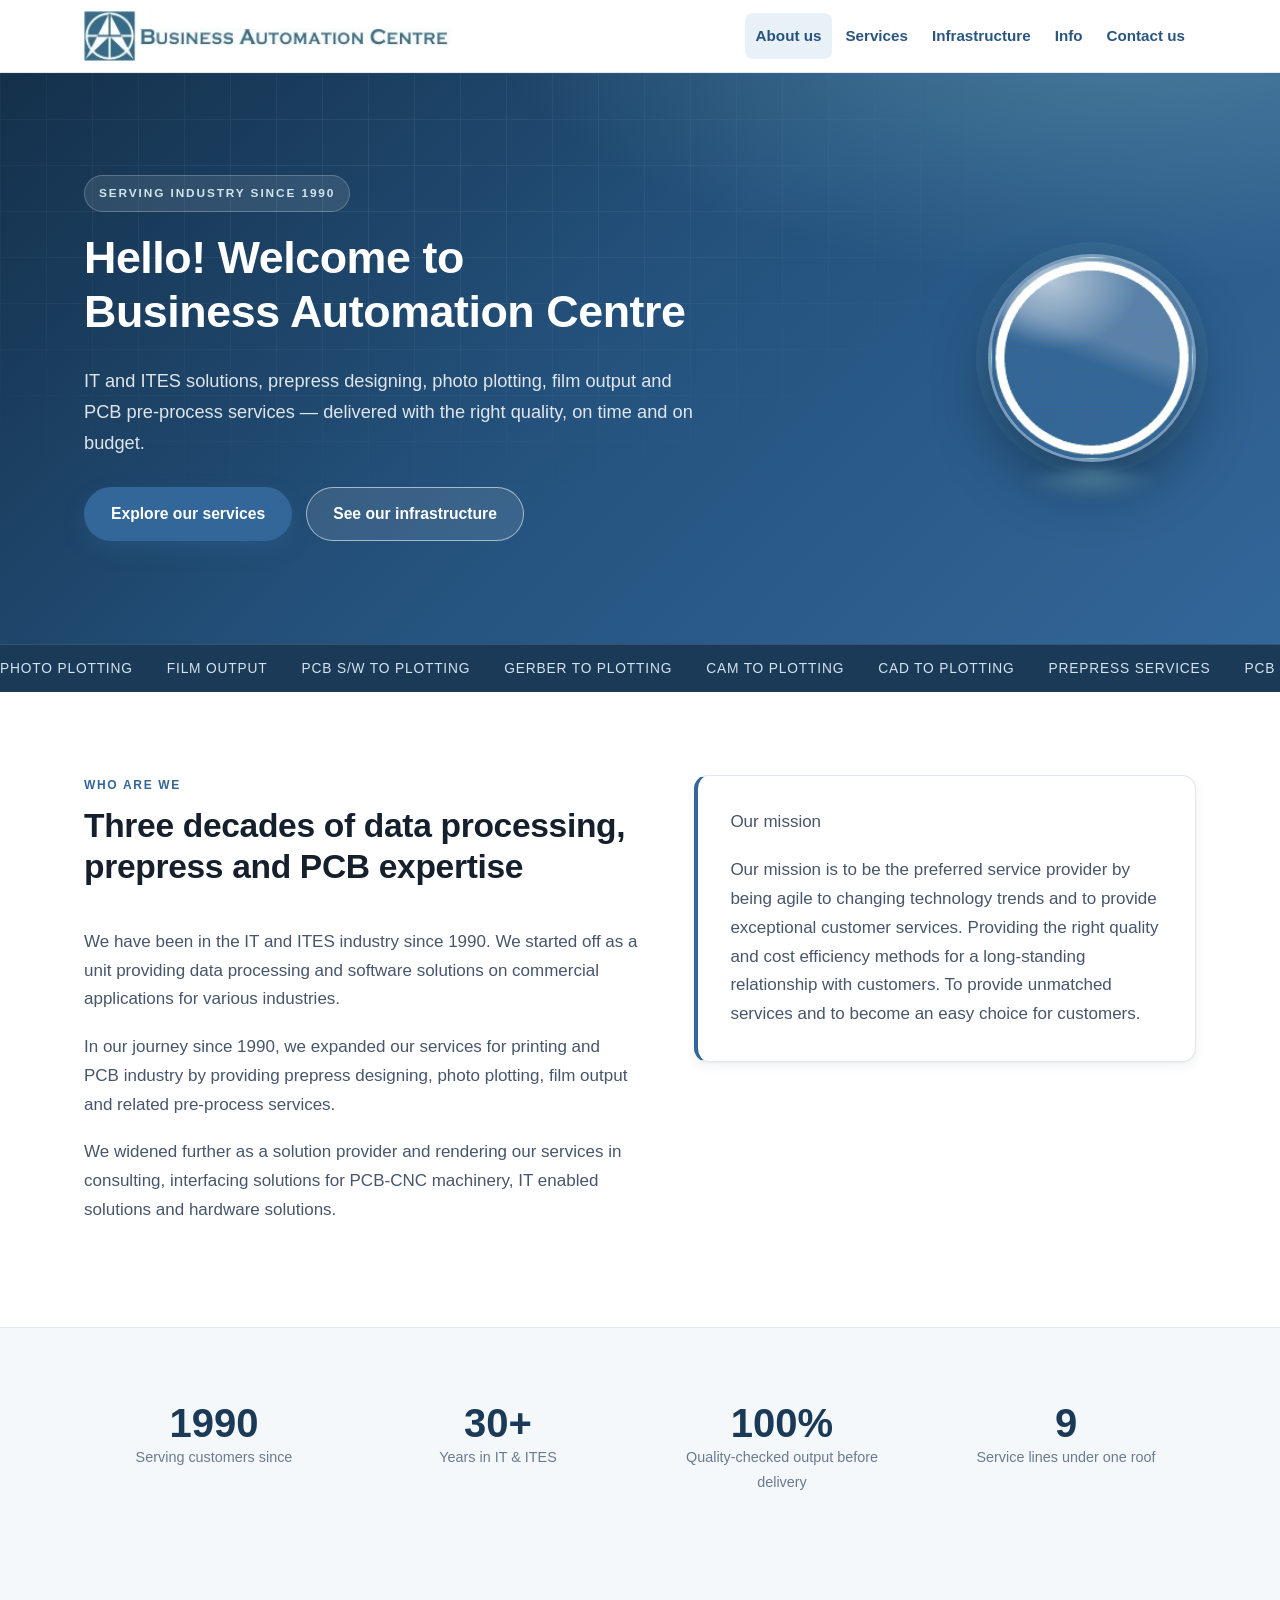
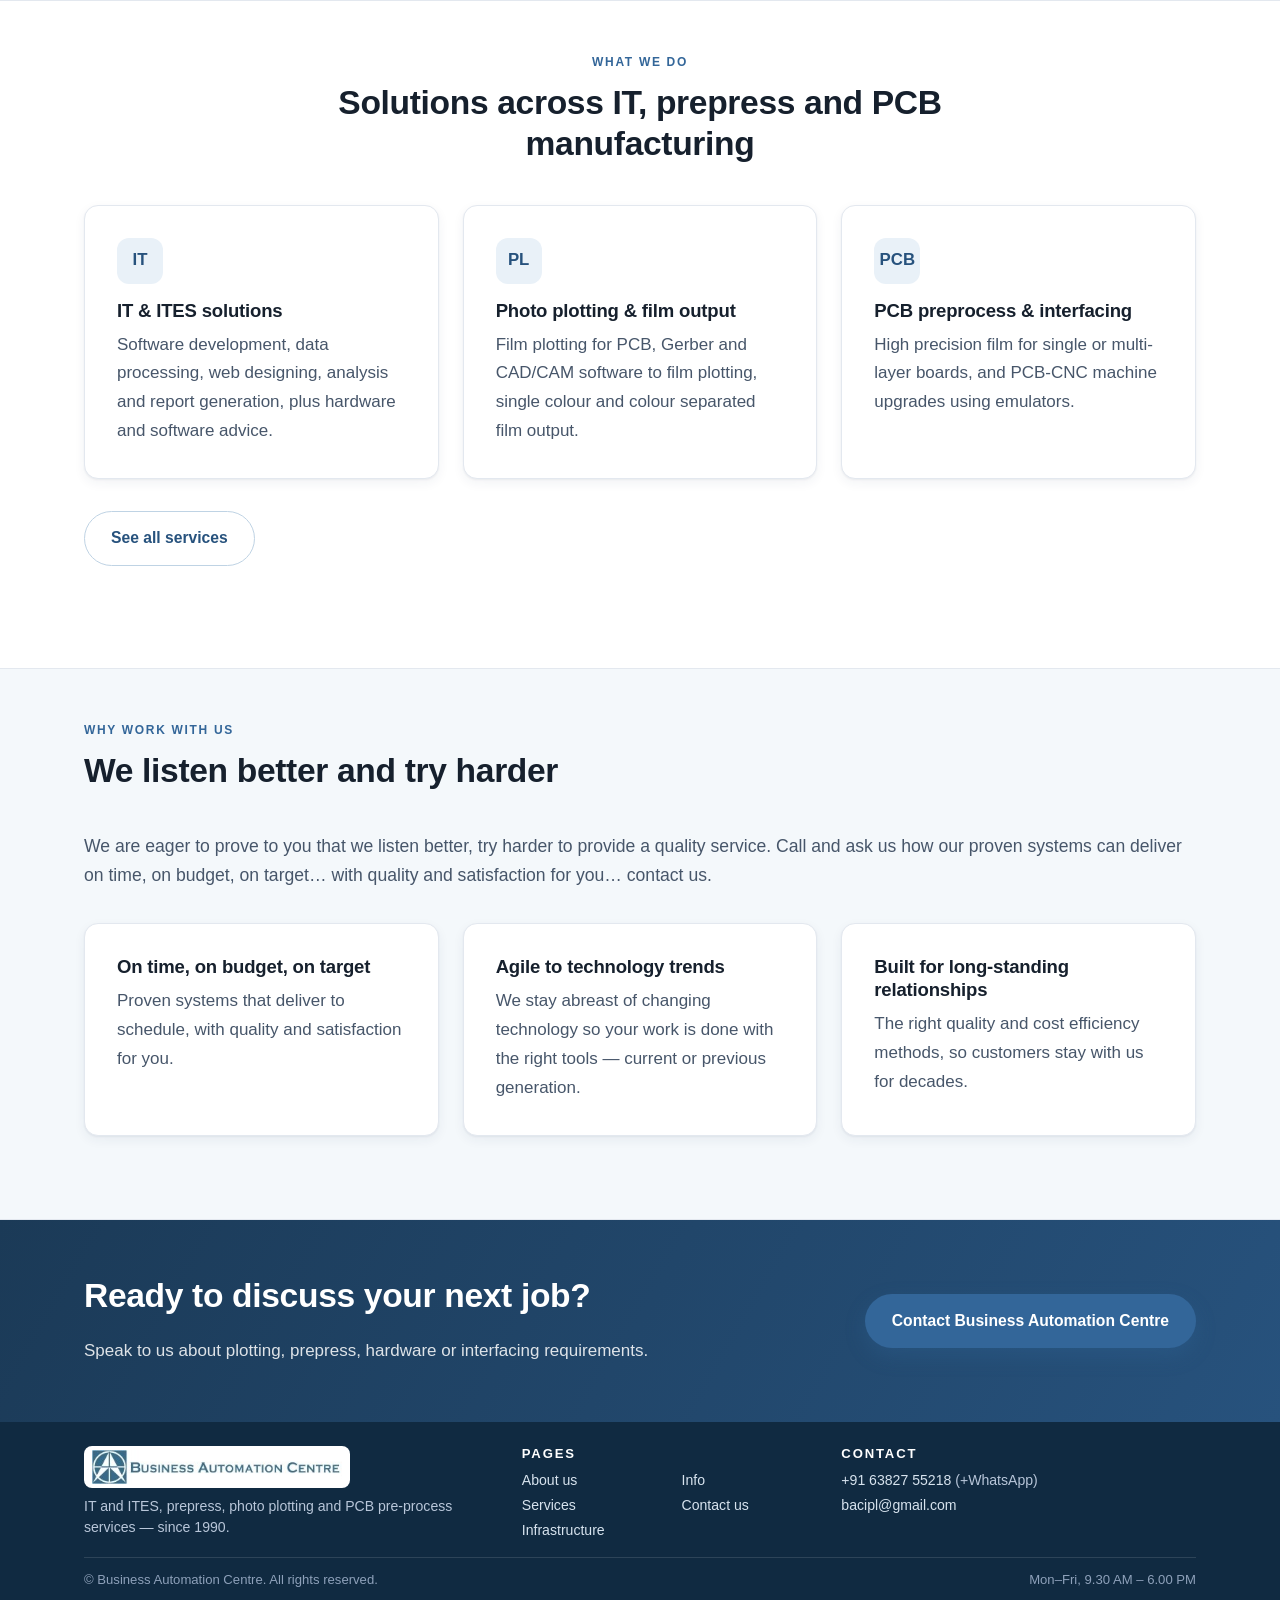
<file: index.html>
<!DOCTYPE html>
<html lang="en">
<head>
<meta charset="utf-8">
<meta name="viewport" content="width=device-width, initial-scale=1">
<title>Business Automation Centre — IT, ITES &amp; Prepress Solutions since 1990</title>
<meta name="description" content="Business Automation Centre: IT and ITES solutions, photo plotting, film output, PCB preprocess and printing prepress services since 1990.">
<meta property="og:type" content="website">
<meta property="og:site_name" content="Business Automation Centre">
<meta property="og:title" content="Business Automation Centre — IT, ITES &amp; Prepress Solutions since 1990">
<meta property="og:description" content="Business Automation Centre: IT and ITES solutions, photo plotting, film output, PCB preprocess and printing prepress services since 1990.">
<meta property="og:image" content="https://www.bacipl.com/images/og-image.png">
<meta name="twitter:card" content="summary_large_image">
<link rel="icon" href="images/conamelogo.jpg" type="image/jpeg">
<link rel="stylesheet" href="css/style.css?v=41">
</head>
<body>
<a class="skip-link" href="#main">Skip to main content</a>

<header class="site-header">
  <div class="container header-inner">
    <a class="brand" href="index.html">
      <img src="images/conamelogo.jpg" alt="Business Automation Centre logo">
    </a>
    <button class="nav-toggle" type="button" aria-expanded="false" aria-controls="primary-nav" aria-label="Toggle navigation menu"><span></span></button>
    <nav class="site-nav" id="primary-nav" aria-label="Primary">
      <ul>
        <li><a href="index.html" aria-current="page">About us</a></li>
        <li><a href="services.html">Services</a></li>
        <li><a href="infrastructure.html">Infrastructure</a></li>
        <li><a href="info.html">Info</a></li>
        <li><a href="contact.html">Contact us</a></li>
      </ul>
    </nav>
  </div>
</header>

<main id="main">

  <section class="hero">
    <div class="container hero-inner hero-split">
      <div class="hero-copy">
        <span class="eyebrow">Serving industry since 1990</span>
        <h1 class="hero-title"><span>Hello! Welcome to</span> <span>Business Automation Centre</span></h1>
        <p>IT and ITES solutions, prepress designing, photo plotting, film output and PCB pre-process services — delivered with the right quality, on time and on budget.</p>
        <div class="hero-actions">
          <a class="btn btn-primary" href="services.html">Explore our services</a>
          <a class="btn btn-ghost" href="infrastructure.html">See our infrastructure</a>
        </div>
      </div>
      <div class="hero-logo" aria-hidden="true">
        <div class="logo-3d">
          <div class="logo-3d-face">
            <img src="images/banner2.gif" alt="">
          </div>
          <div class="logo-3d-reflection"></div>
        </div>
      </div>
    </div>
  </section>

  <div class="ticker" aria-hidden="true">
    <div class="ticker-track">
      <span>Photo plotting</span><span>Film output</span><span>PCB s/w to plotting</span><span>Gerber to plotting</span><span>CAM to plotting</span><span>CAD to plotting</span><span>Prepress services</span><span>PCB preprocess</span><span>Plotting solutions</span><span>Printing solutions</span>
      <span>Photo plotting</span><span>Film output</span><span>PCB s/w to plotting</span><span>Gerber to plotting</span><span>CAM to plotting</span><span>CAD to plotting</span><span>Prepress services</span><span>PCB preprocess</span><span>Plotting solutions</span><span>Printing solutions</span>
    </div>
  </div>

  <section class="section">
    <div class="container split">
      <div>
        <div class="section-head">
          <p class="kicker">Who are we</p>
          <h2>Three decades of data processing, prepress and PCB expertise</h2>
        </div>
        <p>We have been in the IT and ITES industry since 1990. We started off as a unit providing data processing and software solutions on commercial applications for various industries.</p>
        <p>In our journey since 1990, we expanded our services for printing and PCB industry by providing prepress designing, photo plotting, film output and related pre-process services.</p>
        <p>We widened further as a solution provider and rendering our services in consulting, interfacing solutions for PCB-CNC machinery, IT enabled solutions and hardware solutions.</p>
      </div>
      <div class="panel">
        <p class="kicker">Our mission</p>
        <p>Our mission is to be the preferred service provider by being agile to changing technology trends and to provide exceptional customer services. Providing the right quality and cost efficiency methods for a long-standing relationship with customers. To provide unmatched services and to become an easy choice for customers.</p>
      </div>
    </div>
  </section>

  <section class="section section-alt">
    <div class="container">
      <div class="grid grid-4">
        <div class="stat"><div class="stat-num">1990</div><div class="stat-label">Serving customers since</div></div>
        <div class="stat"><div class="stat-num">30+</div><div class="stat-label">Years in IT &amp; ITES</div></div>
        <div class="stat"><div class="stat-num">100%</div><div class="stat-label">Quality-checked output before delivery</div></div>
        <div class="stat"><div class="stat-num">9</div><div class="stat-label">Service lines under one roof</div></div>
      </div>
    </div>
  </section>

  <section class="section">
    <div class="container">
      <div class="section-head center">
        <p class="kicker">What we do</p>
        <h2>Solutions across IT, prepress and PCB manufacturing</h2>
      </div>
      <div class="grid grid-3">
        <article class="card">
          <div class="card-icon">IT</div>
          <h3>IT &amp; ITES solutions</h3>
          <p>Software development, data processing, web designing, analysis and report generation, plus hardware and software advice.</p>
        </article>
        <article class="card">
          <div class="card-icon">PL</div>
          <h3>Photo plotting &amp; film output</h3>
          <p>Film plotting for PCB, Gerber and CAD/CAM software to film plotting, single colour and colour separated film output.</p>
        </article>
        <article class="card">
          <div class="card-icon">PCB</div>
          <h3>PCB preprocess &amp; interfacing</h3>
          <p>High precision film for single or multi-layer boards, and PCB-CNC machine upgrades using emulators.</p>
        </article>
      </div>
      <p class="stack-lg"><a class="btn btn-outline" href="services.html">See all services</a></p>
    </div>
  </section>

  <section class="section section-alt">
    <div class="container">
      <div class="section-head">
        <p class="kicker">Why work with us</p>
        <h2>We listen better and try harder</h2>
      </div>
      <p class="lead">We are eager to prove to you that we listen better, try harder to provide a quality service. Call and ask us how our proven systems can deliver on time, on budget, on target… with quality and satisfaction for you… contact us.</p>
      <div class="grid grid-3 stack-lg">
        <article class="card">
          <h3>On time, on budget, on target</h3>
          <p>Proven systems that deliver to schedule, with quality and satisfaction for you.</p>
        </article>
        <article class="card">
          <h3>Agile to technology trends</h3>
          <p>We stay abreast of changing technology so your work is done with the right tools — current or previous generation.</p>
        </article>
        <article class="card">
          <h3>Built for long-standing relationships</h3>
          <p>The right quality and cost efficiency methods, so customers stay with us for decades.</p>
        </article>
      </div>
    </div>
  </section>

  <section class="cta-band">
    <div class="container cta-inner">
      <div>
        <h2>Ready to discuss your next job?</h2>
        <p>Speak to us about plotting, prepress, hardware or interfacing requirements.</p>
      </div>
      <a class="btn btn-primary" href="contact.html">Contact Business Automation Centre</a>
    </div>
  </section>

</main>

<footer class="site-footer">
  <div class="container">
    <div class="footer-grid">
      <div class="footer-brand">
        <img src="images/conamelogo.jpg" alt="Business Automation Centre logo">
        <p>IT and ITES, prepress, photo plotting and PCB pre-process services — since 1990.</p>
      </div>
      <div>
        <h4>Pages</h4>
        <ul>
          <li><a href="index.html">About us</a></li>
          <li><a href="services.html">Services</a></li>
          <li><a href="infrastructure.html">Infrastructure</a></li>
          <li><a href="info.html">Info</a></li>
          <li><a href="contact.html">Contact us</a></li>
        </ul>
      </div>
      <div>
        <h4>Contact</h4>
        <ul>
          <li><a href="tel:+916382755218">+91 63827 55218</a> (+WhatsApp)</li>
          <li><a href="mailto:bacipl@gmail.com">bacipl@gmail.com</a></li>
        </ul>
      </div>
    </div>
    <div class="footer-bottom">
      <span>&copy; Business Automation Centre. All rights reserved.</span>
      <span>Mon–Fri, 9.30 AM – 6.00 PM</span>
    </div>
  </div>
</footer>

<button class="to-top" type="button" aria-label="Back to top">&uarr;</button>
<script src="js/script.js?v=41"></script>
</body>
</html>
</file>
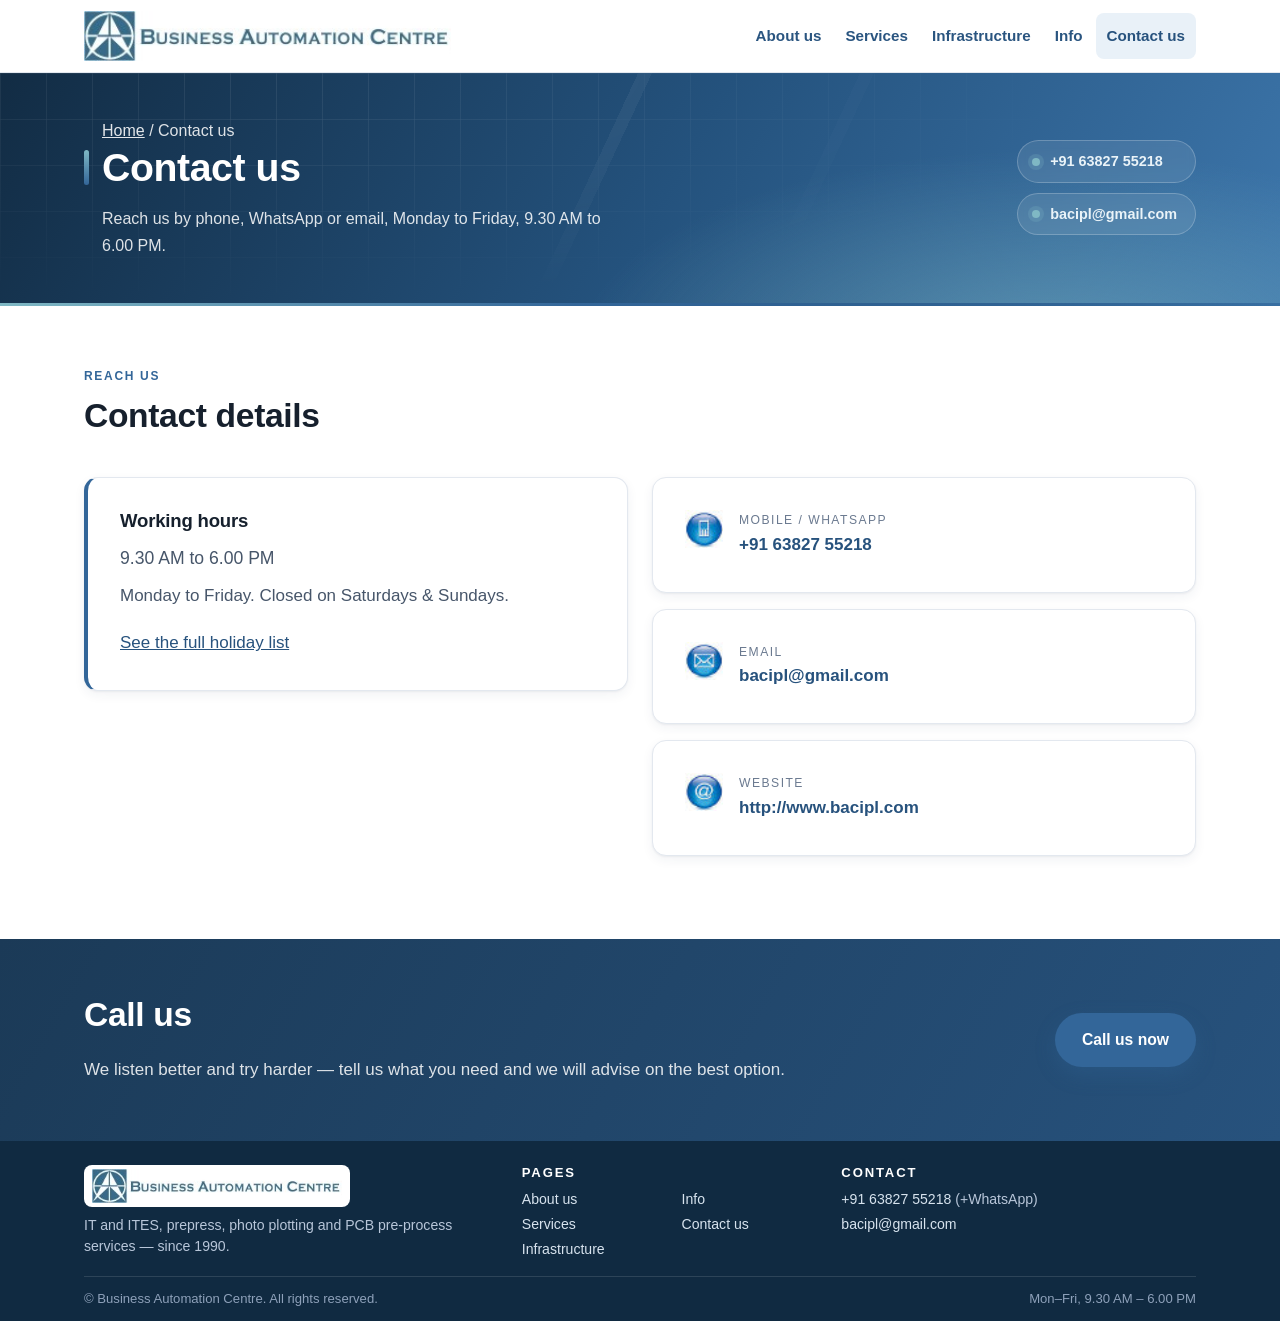
<file: contact.html>
<!DOCTYPE html>
<html lang="en">
<head>
<meta charset="utf-8">
<meta name="viewport" content="width=device-width, initial-scale=1">
<title>Contact us — Business Automation Centre</title>
<meta name="description" content="Contact Business Automation Centre: phone, WhatsApp, email, website and working hours.">
<meta property="og:type" content="website">
<meta property="og:site_name" content="Business Automation Centre">
<meta property="og:title" content="Contact us — Business Automation Centre">
<meta property="og:description" content="Contact Business Automation Centre: phone, WhatsApp, email, website and working hours.">
<meta property="og:image" content="https://www.bacipl.com/images/og-image.png">
<meta name="twitter:card" content="summary_large_image">
<link rel="icon" href="images/conamelogo.jpg" type="image/jpeg">
<link rel="stylesheet" href="css/style.css?v=41">
</head>
<body>
<a class="skip-link" href="#main">Skip to main content</a>

<header class="site-header">
  <div class="container header-inner">
    <a class="brand" href="index.html">
      <img src="images/conamelogo.jpg" alt="Business Automation Centre logo">
    </a>
    <button class="nav-toggle" type="button" aria-expanded="false" aria-controls="primary-nav" aria-label="Toggle navigation menu"><span></span></button>
    <nav class="site-nav" id="primary-nav" aria-label="Primary">
      <ul>
        <li><a href="index.html">About us</a></li>
        <li><a href="services.html">Services</a></li>
        <li><a href="infrastructure.html">Infrastructure</a></li>
        <li><a href="info.html">Info</a></li>
        <li><a href="contact.html" aria-current="page">Contact us</a></li>
      </ul>
    </nav>
  </div>
</header>

<main id="main">

  <section class="hero page-hero">
    <div class="container hero-inner">
      <div class="page-hero-text">
        <p class="breadcrumb"><a href="index.html">Home</a> / Contact us</p>
        <h1>Contact us</h1>
        <p>Reach us by phone, WhatsApp or email, Monday to Friday, 9.30 AM to 6.00 PM.</p>
      </div>
      <ul class="page-hero-meta">
        <li><a href="tel:+916382755218">+91 63827 55218</a></li>
        <li><a href="mailto:bacipl@gmail.com">bacipl@gmail.com</a></li>
      </ul>
    </div>
  </section>

  <section class="section" id="contact">
    <div class="container">
      <div class="section-head">
        <p class="kicker">Reach us</p>
        <h2>Contact details</h2>
      </div>
      <div class="grid grid-2 items-start">
        <div class="panel">
          <h3>Working hours</h3>
          <p class="lead tight">9.30 AM to 6.00 PM</p>
          <p>Monday to Friday. Closed on Saturdays &amp; Sundays.</p>
          <p><a href="info.html">See the full holiday list</a></p>
        </div>
        <div class="grid grid-tight">
          <div class="contact-card card">
            <img src="images/bac004009.jpg" alt="">
            <div>
              <div class="label">Mobile / WhatsApp</div>
              <a href="tel:+916382755218">+91 63827 55218</a>
            </div>
          </div>
          <div class="contact-card card">
            <img src="images/bac004008.jpg" alt="">
            <div>
              <div class="label">Email</div>
              <a href="mailto:bacipl@gmail.com">bacipl@gmail.com</a>
            </div>
          </div>
          <div class="contact-card card">
            <img src="images/bac004006.jpg" alt="">
            <div>
              <div class="label">Website</div>
              <a href="http://www.bacipl.com">http://www.bacipl.com</a>
            </div>
          </div>
        </div>
      </div>
    </div>
  </section>

  <section class="cta-band">
    <div class="container cta-inner">
      <div>
        <h2>Call us</h2>
        <p>We listen better and try harder — tell us what you need and we will advise on the best option.</p>
      </div>
      <a class="btn btn-primary" href="tel:+916382755218">Call us now</a>
    </div>
  </section>

</main>

<footer class="site-footer">
  <div class="container">
    <div class="footer-grid">
      <div class="footer-brand">
        <img src="images/conamelogo.jpg" alt="Business Automation Centre logo">
        <p>IT and ITES, prepress, photo plotting and PCB pre-process services — since 1990.</p>
      </div>
      <div>
        <h4>Pages</h4>
        <ul>
          <li><a href="index.html">About us</a></li>
          <li><a href="services.html">Services</a></li>
          <li><a href="infrastructure.html">Infrastructure</a></li>
          <li><a href="info.html">Info</a></li>
          <li><a href="contact.html">Contact us</a></li>
        </ul>
      </div>
      <div>
        <h4>Contact</h4>
        <ul>
          <li><a href="tel:+916382755218">+91 63827 55218</a> (+WhatsApp)</li>
          <li><a href="mailto:bacipl@gmail.com">bacipl@gmail.com</a></li>
        </ul>
      </div>
    </div>
    <div class="footer-bottom">
      <span>&copy; Business Automation Centre. All rights reserved.</span>
      <span>Mon–Fri, 9.30 AM – 6.00 PM</span>
    </div>
  </div>
</footer>

<button class="to-top" type="button" aria-label="Back to top">&uarr;</button>
<script src="js/script.js?v=41"></script>
</body>
</html>
</file>
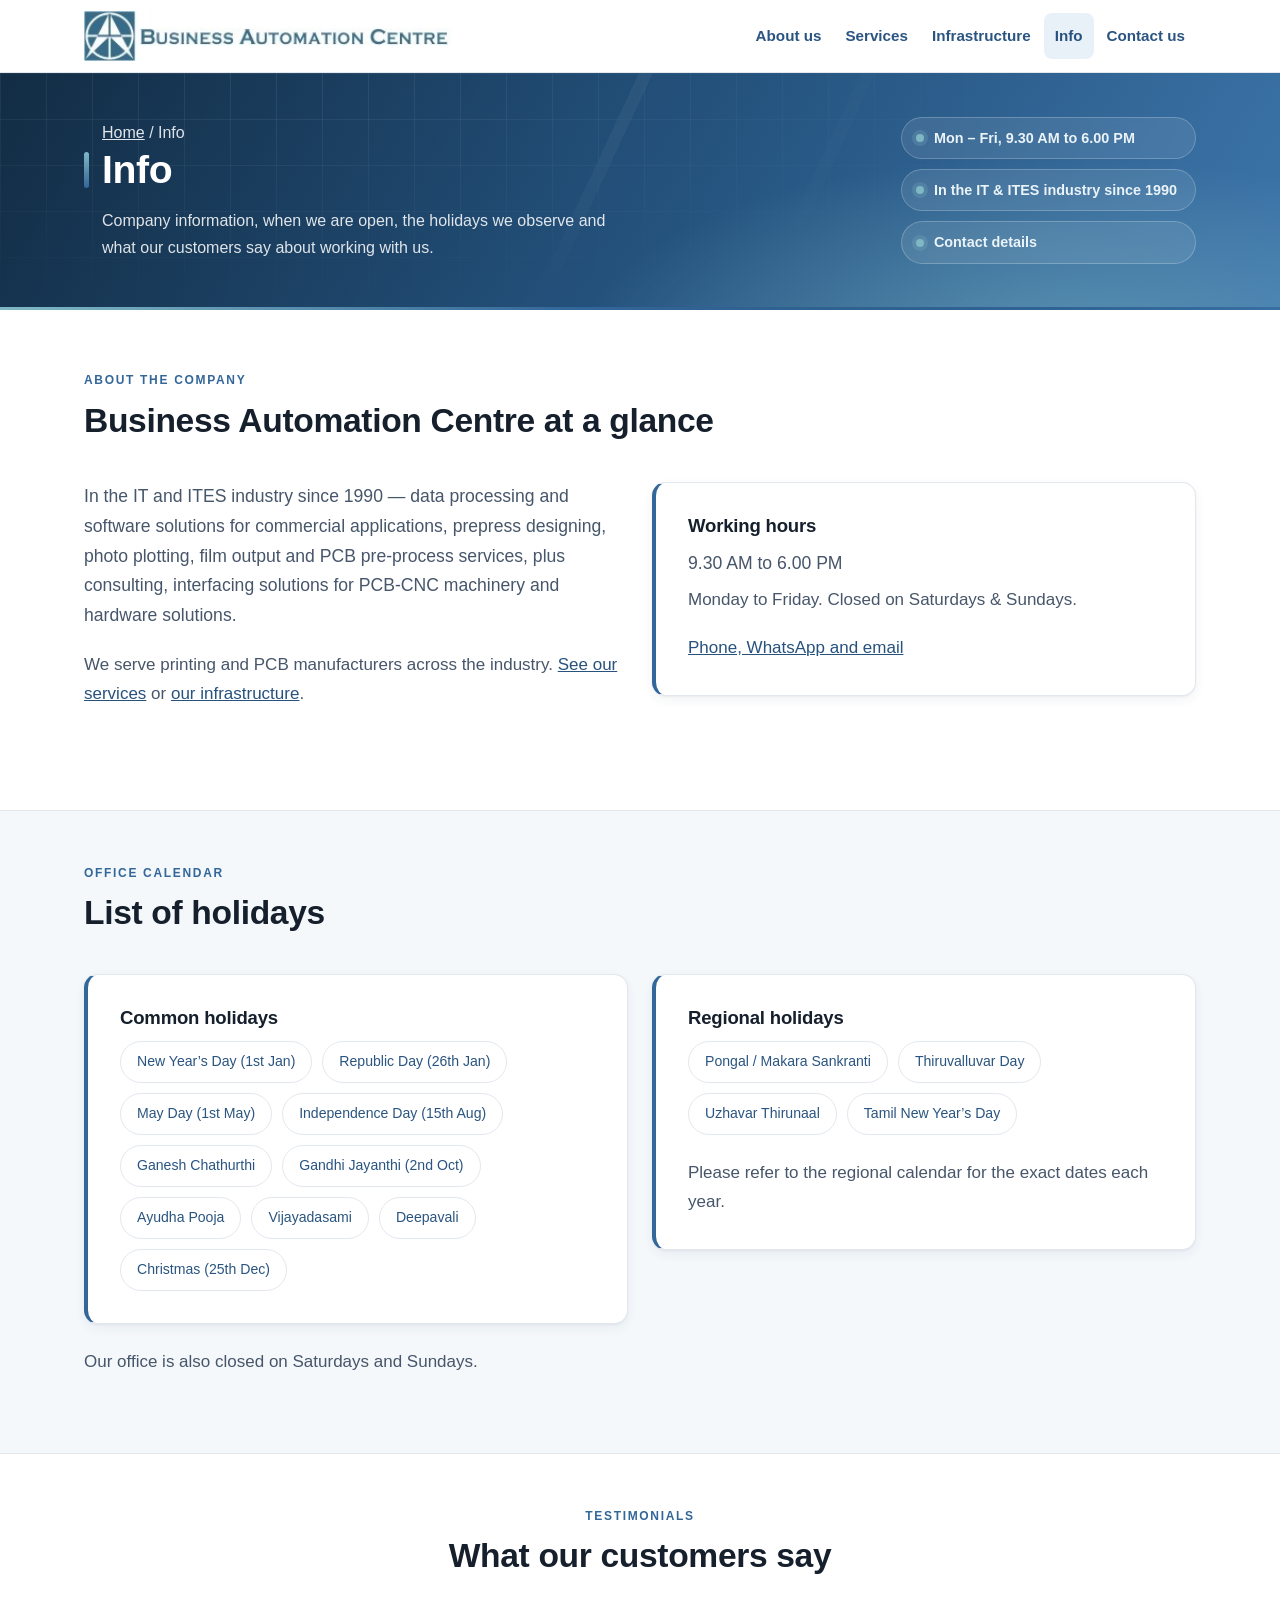
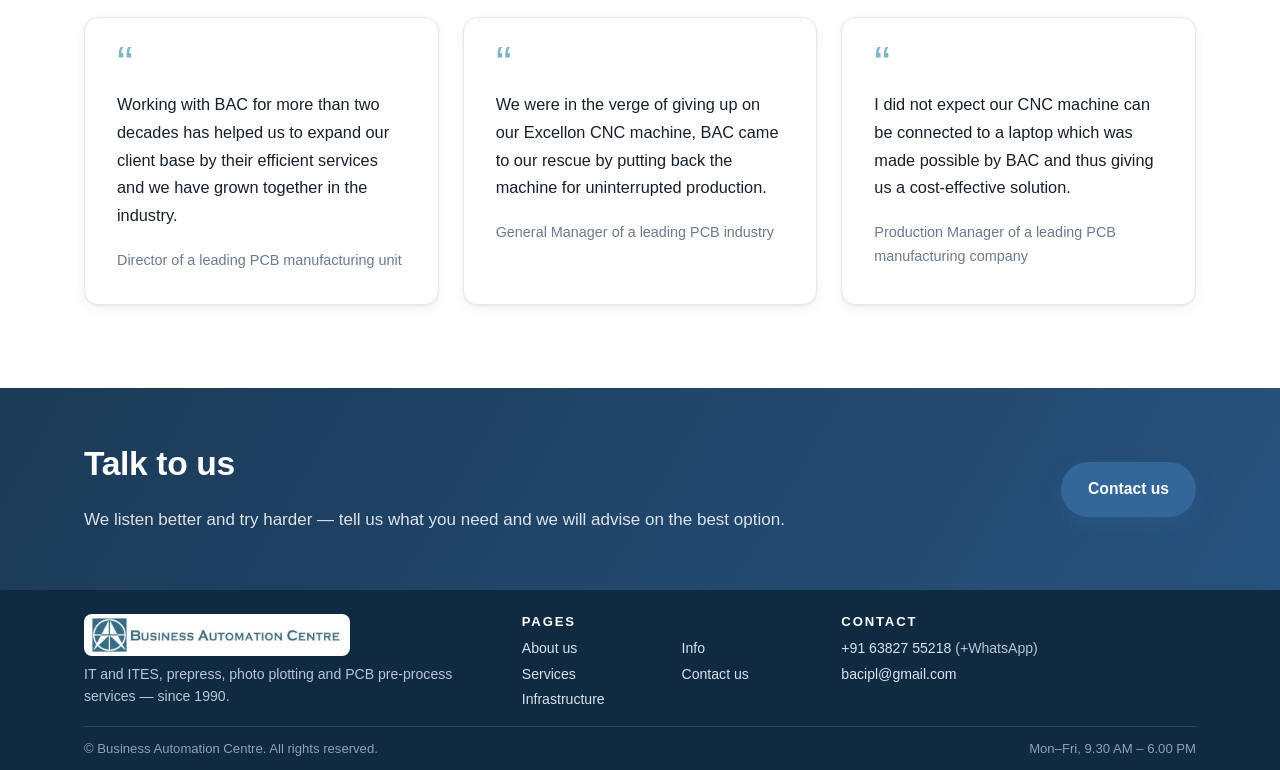
<file: info.html>
<!DOCTYPE html>
<html lang="en">
<head>
<meta charset="utf-8">
<meta name="viewport" content="width=device-width, initial-scale=1">
<title>Info — Business Automation Centre</title>
<meta name="description" content="Business Automation Centre company information: working hours, holiday list and customer testimonials.">
<meta property="og:type" content="website">
<meta property="og:site_name" content="Business Automation Centre">
<meta property="og:title" content="Info — Business Automation Centre">
<meta property="og:description" content="Business Automation Centre company information: working hours, holiday list and customer testimonials.">
<meta property="og:image" content="https://www.bacipl.com/images/og-image.png">
<meta name="twitter:card" content="summary_large_image">
<link rel="icon" href="images/conamelogo.jpg" type="image/jpeg">
<link rel="stylesheet" href="css/style.css?v=41">
</head>
<body>
<a class="skip-link" href="#main">Skip to main content</a>

<header class="site-header">
  <div class="container header-inner">
    <a class="brand" href="index.html">
      <img src="images/conamelogo.jpg" alt="Business Automation Centre logo">
    </a>
    <button class="nav-toggle" type="button" aria-expanded="false" aria-controls="primary-nav" aria-label="Toggle navigation menu"><span></span></button>
    <nav class="site-nav" id="primary-nav" aria-label="Primary">
      <ul>
        <li><a href="index.html">About us</a></li>
        <li><a href="services.html">Services</a></li>
        <li><a href="infrastructure.html">Infrastructure</a></li>
        <li><a href="info.html" aria-current="page">Info</a></li>
        <li><a href="contact.html">Contact us</a></li>
      </ul>
    </nav>
  </div>
</header>

<main id="main">

  <section class="hero page-hero">
    <div class="container hero-inner">
      <div class="page-hero-text">
        <p class="breadcrumb"><a href="index.html">Home</a> / Info</p>
        <h1>Info</h1>
        <p>Company information, when we are open, the holidays we observe and what our customers say about working with us.</p>
      </div>
      <ul class="page-hero-meta">
        <li>Mon – Fri, 9.30 AM to 6.00 PM</li>
        <li>In the IT &amp; ITES industry since 1990</li>
        <li><a href="contact.html">Contact details</a></li>
      </ul>
    </div>
  </section>

  <section class="section">
    <div class="container">
      <div class="section-head">
        <p class="kicker">About the company</p>
        <h2>Business Automation Centre at a glance</h2>
      </div>
      <div class="grid grid-2 items-start">
        <div>
          <p class="lead">In the IT and ITES industry since 1990 — data processing and software solutions for commercial applications, prepress designing, photo plotting, film output and PCB pre-process services, plus consulting, interfacing solutions for PCB-CNC machinery and hardware solutions.</p>
          <p>We serve printing and PCB manufacturers across the industry. <a href="services.html">See our services</a> or <a href="infrastructure.html">our infrastructure</a>.</p>
        </div>
        <div class="panel">
          <h3>Working hours</h3>
          <p class="lead tight">9.30 AM to 6.00 PM</p>
          <p>Monday to Friday. Closed on Saturdays &amp; Sundays.</p>
          <p><a href="contact.html">Phone, WhatsApp and email</a></p>
        </div>
      </div>
    </div>
  </section>

  <section class="section section-alt section-tight">
    <div class="container">
      <div class="section-head">
        <p class="kicker">Office calendar</p>
        <h2>List of holidays</h2>
      </div>
      <div class="grid grid-2 items-start">
        <div class="panel">
          <h3>Common holidays</h3>
          <ul class="tag-row">
            <li>New Year&rsquo;s Day (1st Jan)</li>
            <li>Republic Day (26th Jan)</li>
            <li>May Day (1st May)</li>
            <li>Independence Day (15th Aug)</li>
            <li>Ganesh Chathurthi</li>
            <li>Gandhi Jayanthi (2nd Oct)</li>
            <li>Ayudha Pooja</li>
            <li>Vijayadasami</li>
            <li>Deepavali</li>
            <li>Christmas (25th Dec)</li>
          </ul>
        </div>
        <div class="panel">
          <h3>Regional holidays</h3>
          <ul class="tag-row">
            <li>Pongal / Makara Sankranti</li>
            <li>Thiruvalluvar Day</li>
            <li>Uzhavar Thirunaal</li>
            <li>Tamil New Year&rsquo;s Day</li>
          </ul>
          <p class="stack-md">Please refer to the regional calendar for the exact dates each year.</p>
        </div>
      </div>
      <p class="stack-md">Our office is also closed on Saturdays and Sundays.</p>
    </div>
  </section>

  <section class="section">
    <div class="container">
      <div class="section-head center">
        <p class="kicker">Testimonials</p>
        <h2>What our customers say</h2>
      </div>
      <div class="grid grid-3">
        <blockquote class="quote">
          <p>Working with BAC for more than two decades has helped us to expand our client base by their efficient services and we have grown together in the industry.</p>
          <footer>Director of a leading PCB manufacturing unit</footer>
        </blockquote>
        <blockquote class="quote">
          <p>We were in the verge of giving up on our Excellon CNC machine, BAC came to our rescue by putting back the machine for uninterrupted production.</p>
          <footer>General Manager of a leading PCB industry</footer>
        </blockquote>
        <blockquote class="quote">
          <p>I did not expect our CNC machine can be connected to a laptop which was made possible by BAC and thus giving us a cost-effective solution.</p>
          <footer>Production Manager of a leading PCB manufacturing company</footer>
        </blockquote>
      </div>
    </div>
  </section>

  <section class="cta-band">
    <div class="container cta-inner">
      <div>
        <h2>Talk to us</h2>
        <p>We listen better and try harder — tell us what you need and we will advise on the best option.</p>
      </div>
      <a class="btn btn-primary" href="contact.html">Contact us</a>
    </div>
  </section>

</main>

<footer class="site-footer">
  <div class="container">
    <div class="footer-grid">
      <div class="footer-brand">
        <img src="images/conamelogo.jpg" alt="Business Automation Centre logo">
        <p>IT and ITES, prepress, photo plotting and PCB pre-process services — since 1990.</p>
      </div>
      <div>
        <h4>Pages</h4>
        <ul>
          <li><a href="index.html">About us</a></li>
          <li><a href="services.html">Services</a></li>
          <li><a href="infrastructure.html">Infrastructure</a></li>
          <li><a href="info.html">Info</a></li>
          <li><a href="contact.html">Contact us</a></li>
        </ul>
      </div>
      <div>
        <h4>Contact</h4>
        <ul>
          <li><a href="tel:+916382755218">+91 63827 55218</a> (+WhatsApp)</li>
          <li><a href="mailto:bacipl@gmail.com">bacipl@gmail.com</a></li>
        </ul>
      </div>
    </div>
    <div class="footer-bottom">
      <span>&copy; Business Automation Centre. All rights reserved.</span>
      <span>Mon–Fri, 9.30 AM – 6.00 PM</span>
    </div>
  </div>
</footer>

<button class="to-top" type="button" aria-label="Back to top">&uarr;</button>
<script src="js/script.js?v=41"></script>
</body>
</html>
</file>
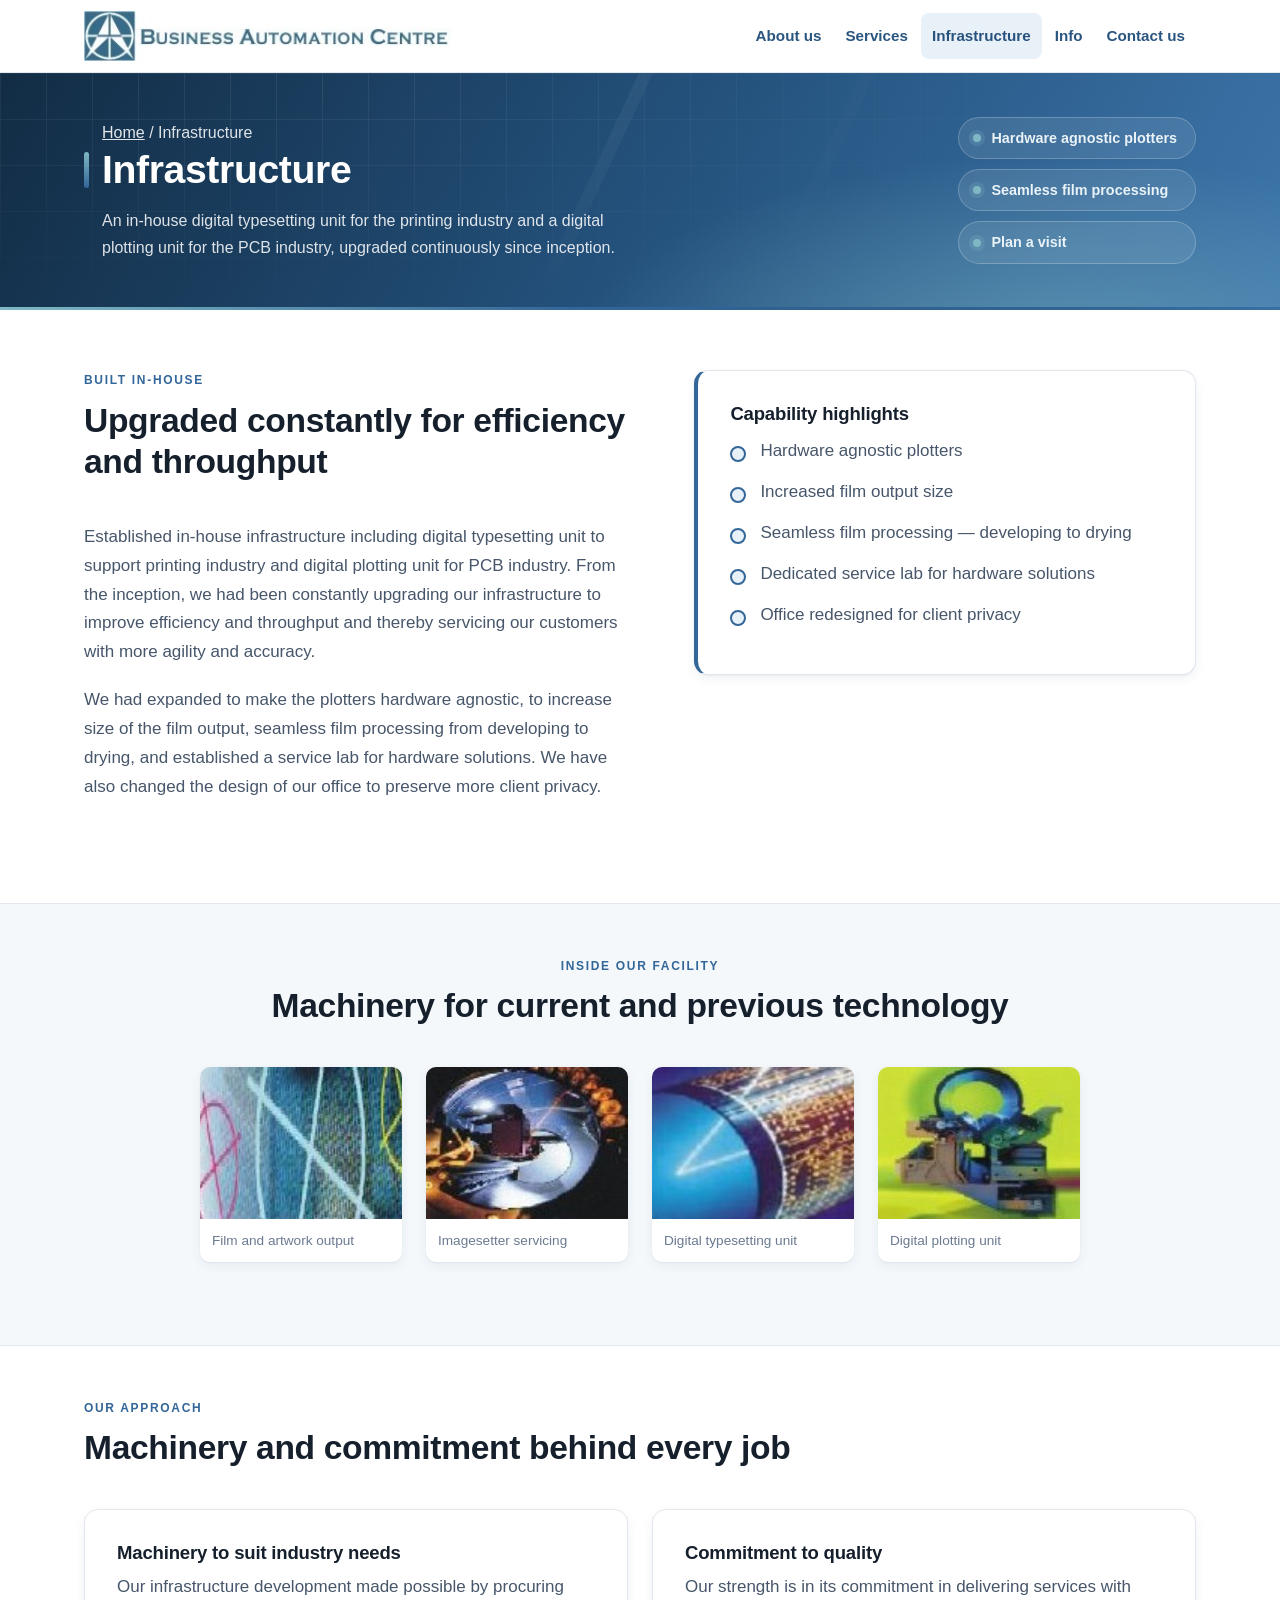
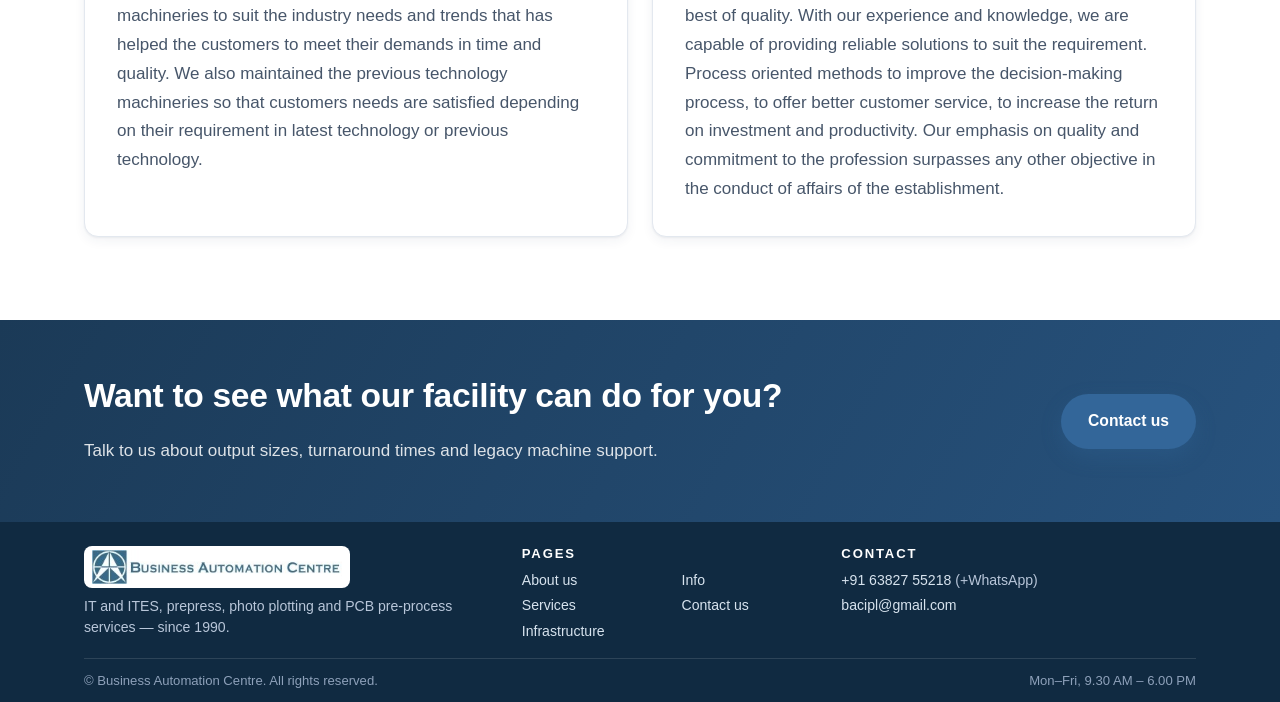
<file: infrastructure.html>
<!DOCTYPE html>
<html lang="en">
<head>
<meta charset="utf-8">
<meta name="viewport" content="width=device-width, initial-scale=1">
<title>Infrastructure — Business Automation Centre</title>
<meta name="description" content="In-house digital typesetting and digital plotting infrastructure, service lab and continuously upgraded machinery for the printing and PCB industry.">
<meta property="og:type" content="website">
<meta property="og:site_name" content="Business Automation Centre">
<meta property="og:title" content="Infrastructure — Business Automation Centre">
<meta property="og:description" content="In-house digital typesetting and digital plotting infrastructure, service lab and continuously upgraded machinery for the printing and PCB industry.">
<meta property="og:image" content="https://www.bacipl.com/images/og-image.png">
<meta name="twitter:card" content="summary_large_image">
<link rel="icon" href="images/conamelogo.jpg" type="image/jpeg">
<link rel="stylesheet" href="css/style.css?v=41">
</head>
<body>
<a class="skip-link" href="#main">Skip to main content</a>

<header class="site-header">
  <div class="container header-inner">
    <a class="brand" href="index.html">
      <img src="images/conamelogo.jpg" alt="Business Automation Centre logo">
    </a>
    <button class="nav-toggle" type="button" aria-expanded="false" aria-controls="primary-nav" aria-label="Toggle navigation menu"><span></span></button>
    <nav class="site-nav" id="primary-nav" aria-label="Primary">
      <ul>
        <li><a href="index.html">About us</a></li>
        <li><a href="services.html">Services</a></li>
        <li><a href="infrastructure.html" aria-current="page">Infrastructure</a></li>
        <li><a href="info.html">Info</a></li>
        <li><a href="contact.html">Contact us</a></li>
      </ul>
    </nav>
  </div>
</header>

<main id="main">

  <section class="hero page-hero">
    <div class="container hero-inner">
      <div class="page-hero-text">
        <p class="breadcrumb"><a href="index.html">Home</a> / Infrastructure</p>
        <h1>Infrastructure</h1>
        <p>An in-house digital typesetting unit for the printing industry and a digital plotting unit for the PCB industry, upgraded continuously since inception.</p>
      </div>
      <ul class="page-hero-meta">
        <li>Hardware agnostic plotters</li>
        <li>Seamless film processing</li>
        <li><a href="contact.html">Plan a visit</a></li>
      </ul>
    </div>
  </section>

  <section class="section">
    <div class="container split">
      <div>
        <div class="section-head">
          <p class="kicker">Built in-house</p>
          <h2>Upgraded constantly for efficiency and throughput</h2>
        </div>
        <p>Established in-house infrastructure including digital typesetting unit to support printing industry and digital plotting unit for PCB industry. From the inception, we had been constantly upgrading our infrastructure to improve efficiency and throughput and thereby servicing our customers with more agility and accuracy.</p>
        <p>We had expanded to make the plotters hardware agnostic, to increase size of the film output, seamless film processing from developing to drying, and established a service lab for hardware solutions. We have also changed the design of our office to preserve more client privacy.</p>
      </div>
      <div class="panel">
        <h3>Capability highlights</h3>
        <ul class="check-list">
          <li>Hardware agnostic plotters</li>
          <li>Increased film output size</li>
          <li>Seamless film processing — developing to drying</li>
          <li>Dedicated service lab for hardware solutions</li>
          <li>Office redesigned for client privacy</li>
        </ul>
      </div>
    </div>
  </section>

  <section class="section section-alt">
    <div class="container">
      <div class="section-head center">
        <p class="kicker">Inside our facility</p>
        <h2>Machinery for current and previous technology</h2>
      </div>
      <div class="gallery">
        <figure><img src="images/bac003006.jpg" alt="Close-up of plotted film artwork"><figcaption>Film and artwork output</figcaption></figure>
        <figure><img src="images/bac003007.jpg" alt="Imagesetter optical assembly"><figcaption>Imagesetter servicing</figcaption></figure>
        <figure><img src="images/bac003008.jpg" alt="Digital data imaging drum"><figcaption>Digital typesetting unit</figcaption></figure>
        <figure><img src="images/bac003009.jpg" alt="Plotting machine head in operation"><figcaption>Digital plotting unit</figcaption></figure>
      </div>
    </div>
  </section>

  <section class="section">
    <div class="container">
      <div class="section-head">
        <p class="kicker">Our approach</p>
        <h2>Machinery and commitment behind every job</h2>
      </div>
      <div class="grid grid-2">
      <div class="card">
        <h3>Machinery to suit industry needs</h3>
        <p>Our infrastructure development made possible by procuring machineries to suit the industry needs and trends that has helped the customers to meet their demands in time and quality. We also maintained the previous technology machineries so that customers needs are satisfied depending on their requirement in latest technology or previous technology.</p>
      </div>
      <div class="card">
        <h3>Commitment to quality</h3>
        <p>Our strength is in its commitment in delivering services with best of quality. With our experience and knowledge, we are capable of providing reliable solutions to suit the requirement. Process oriented methods to improve the decision-making process, to offer better customer service, to increase the return on investment and productivity. Our emphasis on quality and commitment to the profession surpasses any other objective in the conduct of affairs of the establishment.</p>
      </div>
      </div>
    </div>
  </section>

  <section class="cta-band">
    <div class="container cta-inner">
      <div>
        <h2>Want to see what our facility can do for you?</h2>
        <p>Talk to us about output sizes, turnaround times and legacy machine support.</p>
      </div>
      <a class="btn btn-primary" href="contact.html">Contact us</a>
    </div>
  </section>

</main>

<footer class="site-footer">
  <div class="container">
    <div class="footer-grid">
      <div class="footer-brand">
        <img src="images/conamelogo.jpg" alt="Business Automation Centre logo">
        <p>IT and ITES, prepress, photo plotting and PCB pre-process services — since 1990.</p>
      </div>
      <div>
        <h4>Pages</h4>
        <ul>
          <li><a href="index.html">About us</a></li>
          <li><a href="services.html">Services</a></li>
          <li><a href="infrastructure.html">Infrastructure</a></li>
          <li><a href="info.html">Info</a></li>
          <li><a href="contact.html">Contact us</a></li>
        </ul>
      </div>
      <div>
        <h4>Contact</h4>
        <ul>
          <li><a href="tel:+916382755218">+91 63827 55218</a> (+WhatsApp)</li>
          <li><a href="mailto:bacipl@gmail.com">bacipl@gmail.com</a></li>
        </ul>
      </div>
    </div>
    <div class="footer-bottom">
      <span>&copy; Business Automation Centre. All rights reserved.</span>
      <span>Mon–Fri, 9.30 AM – 6.00 PM</span>
    </div>
  </div>
</footer>

<button class="to-top" type="button" aria-label="Back to top">&uarr;</button>
<script src="js/script.js?v=41"></script>
</body>
</html>
</file>
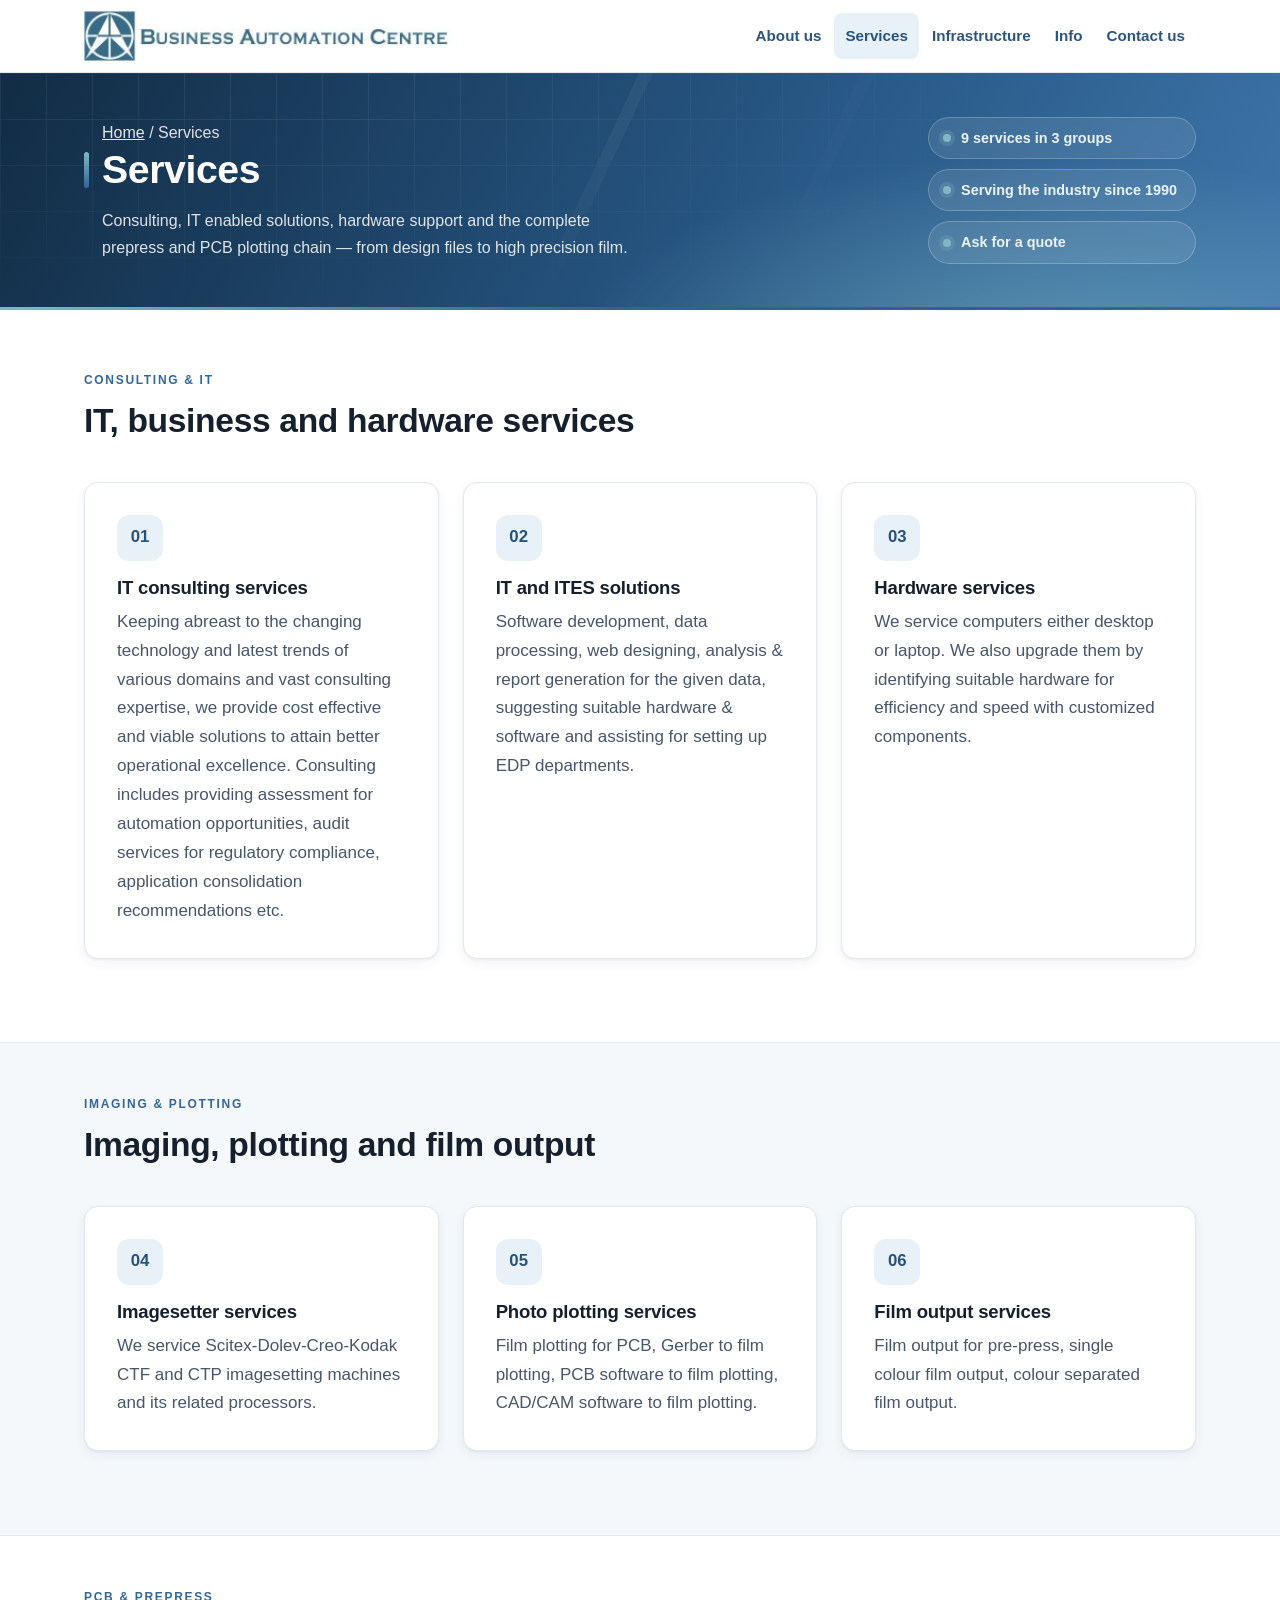
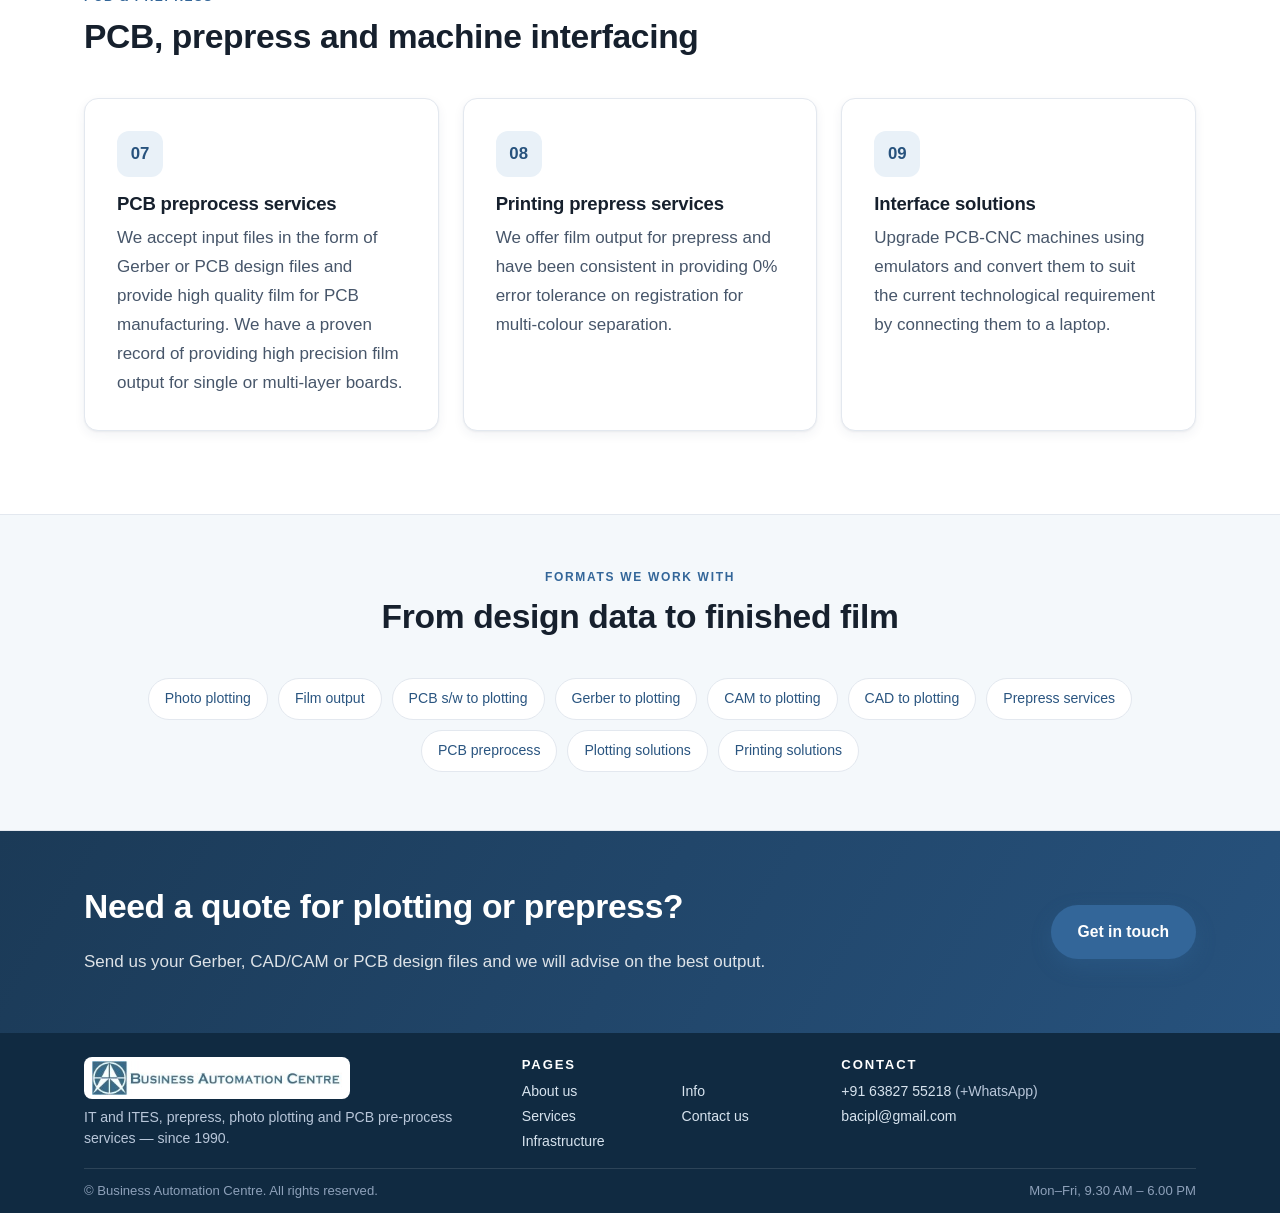
<file: services.html>
<!DOCTYPE html>
<html lang="en">
<head>
<meta charset="utf-8">
<meta name="viewport" content="width=device-width, initial-scale=1">
<title>Services — Business Automation Centre</title>
<meta name="description" content="IT consulting, IT and ITES solutions, hardware services, imagesetter service, photo plotting, film output, PCB preprocess, printing prepress and interface solutions.">
<meta property="og:type" content="website">
<meta property="og:site_name" content="Business Automation Centre">
<meta property="og:title" content="Services — Business Automation Centre">
<meta property="og:description" content="IT consulting, IT and ITES solutions, hardware services, imagesetter service, photo plotting, film output, PCB preprocess, printing prepress and interface solutions.">
<meta property="og:image" content="https://www.bacipl.com/images/og-image.png">
<meta name="twitter:card" content="summary_large_image">
<link rel="icon" href="images/conamelogo.jpg" type="image/jpeg">
<link rel="stylesheet" href="css/style.css?v=41">
</head>
<body>
<a class="skip-link" href="#main">Skip to main content</a>

<header class="site-header">
  <div class="container header-inner">
    <a class="brand" href="index.html">
      <img src="images/conamelogo.jpg" alt="Business Automation Centre logo">
    </a>
    <button class="nav-toggle" type="button" aria-expanded="false" aria-controls="primary-nav" aria-label="Toggle navigation menu"><span></span></button>
    <nav class="site-nav" id="primary-nav" aria-label="Primary">
      <ul>
        <li><a href="index.html">About us</a></li>
        <li><a href="services.html" aria-current="page">Services</a></li>
        <li><a href="infrastructure.html">Infrastructure</a></li>
        <li><a href="info.html">Info</a></li>
        <li><a href="contact.html">Contact us</a></li>
      </ul>
    </nav>
  </div>
</header>

<main id="main">

  <section class="hero page-hero">
    <div class="container hero-inner">
      <div class="page-hero-text">
        <p class="breadcrumb"><a href="index.html">Home</a> / Services</p>
        <h1>Services</h1>
        <p>Consulting, IT enabled solutions, hardware support and the complete prepress and PCB plotting chain — from design files to high precision film.</p>
      </div>
      <ul class="page-hero-meta">
        <li>9 services in 3 groups</li>
        <li>Serving the industry since 1990</li>
        <li><a href="contact.html">Ask for a quote</a></li>
      </ul>
    </div>
  </section>

  <section class="section">
    <div class="container">
      <div class="section-head">
        <p class="kicker">Consulting &amp; IT</p>
        <h2>IT, business and hardware services</h2>
      </div>
      <div class="grid grid-3">

        <article class="card">
          <div class="card-icon">01</div>
          <h3>IT consulting services</h3>
          <p>Keeping abreast to the changing technology and latest trends of various domains and vast consulting expertise, we provide cost effective and viable solutions to attain better operational excellence. Consulting includes providing assessment for automation opportunities, audit services for regulatory compliance, application consolidation recommendations etc.</p>
        </article>

        <article class="card">
          <div class="card-icon">02</div>
          <h3>IT and ITES solutions</h3>
          <p>Software development, data processing, web designing, analysis &amp; report generation for the given data, suggesting suitable hardware &amp; software and assisting for setting up EDP departments.</p>
        </article>

        <article class="card">
          <div class="card-icon">03</div>
          <h3>Hardware services</h3>
          <p>We service computers either desktop or laptop. We also upgrade them by identifying suitable hardware for efficiency and speed with customized components.</p>
        </article>

      </div>
    </div>
  </section>

  <section class="section section-alt">
    <div class="container">
      <div class="section-head">
        <p class="kicker">Imaging &amp; plotting</p>
        <h2>Imaging, plotting and film output</h2>
      </div>
      <div class="grid grid-3">

        <article class="card">
          <div class="card-icon">04</div>
          <h3>Imagesetter services</h3>
          <p>We service Scitex-Dolev-Creo-Kodak CTF and CTP imagesetting machines and its related processors.</p>
        </article>

        <article class="card">
          <div class="card-icon">05</div>
          <h3>Photo plotting services</h3>
          <p>Film plotting for PCB, Gerber to film plotting, PCB software to film plotting, CAD/CAM software to film plotting.</p>
        </article>

        <article class="card">
          <div class="card-icon">06</div>
          <h3>Film output services</h3>
          <p>Film output for pre-press, single colour film output, colour separated film output.</p>
        </article>

      </div>
    </div>
  </section>

  <section class="section">
    <div class="container">
      <div class="section-head">
        <p class="kicker">PCB &amp; prepress</p>
        <h2>PCB, prepress and machine interfacing</h2>
      </div>
      <div class="grid grid-3">

        <article class="card">
          <div class="card-icon">07</div>
          <h3>PCB preprocess services</h3>
          <p>We accept input files in the form of Gerber or PCB design files and provide high quality film for PCB manufacturing. We have a proven record of providing high precision film output for single or multi-layer boards.</p>
        </article>

        <article class="card">
          <div class="card-icon">08</div>
          <h3>Printing prepress services</h3>
          <p>We offer film output for prepress and have been consistent in providing 0% error tolerance on registration for multi-colour separation.</p>
        </article>

        <article class="card">
          <div class="card-icon">09</div>
          <h3>Interface solutions</h3>
          <p>Upgrade PCB-CNC machines using emulators and convert them to suit the current technological requirement by connecting them to a laptop.</p>
        </article>

      </div>
    </div>
  </section>

  <section class="section section-alt section-tight">
    <div class="container">
      <div class="section-head center">
        <p class="kicker">Formats we work with</p>
        <h2>From design data to finished film</h2>
      </div>
      <ul class="tag-row center">
        <li>Photo plotting</li>
        <li>Film output</li>
        <li>PCB s/w to plotting</li>
        <li>Gerber to plotting</li>
        <li>CAM to plotting</li>
        <li>CAD to plotting</li>
        <li>Prepress services</li>
        <li>PCB preprocess</li>
        <li>Plotting solutions</li>
        <li>Printing solutions</li>
      </ul>
    </div>
  </section>

  <section class="cta-band">
    <div class="container cta-inner">
      <div>
        <h2>Need a quote for plotting or prepress?</h2>
        <p>Send us your Gerber, CAD/CAM or PCB design files and we will advise on the best output.</p>
      </div>
      <a class="btn btn-primary" href="contact.html">Get in touch</a>
    </div>
  </section>

</main>

<footer class="site-footer">
  <div class="container">
    <div class="footer-grid">
      <div class="footer-brand">
        <img src="images/conamelogo.jpg" alt="Business Automation Centre logo">
        <p>IT and ITES, prepress, photo plotting and PCB pre-process services — since 1990.</p>
      </div>
      <div>
        <h4>Pages</h4>
        <ul>
          <li><a href="index.html">About us</a></li>
          <li><a href="services.html">Services</a></li>
          <li><a href="infrastructure.html">Infrastructure</a></li>
          <li><a href="info.html">Info</a></li>
          <li><a href="contact.html">Contact us</a></li>
        </ul>
      </div>
      <div>
        <h4>Contact</h4>
        <ul>
          <li><a href="tel:+916382755218">+91 63827 55218</a> (+WhatsApp)</li>
          <li><a href="mailto:bacipl@gmail.com">bacipl@gmail.com</a></li>
        </ul>
      </div>
    </div>
    <div class="footer-bottom">
      <span>&copy; Business Automation Centre. All rights reserved.</span>
      <span>Mon–Fri, 9.30 AM – 6.00 PM</span>
    </div>
  </div>
</footer>

<button class="to-top" type="button" aria-label="Back to top">&uarr;</button>
<script src="js/script.js?v=41"></script>
</body>
</html>
</file>
<file: css/style.css>
/* Business Automation Centre — modern local redesign stylesheet.
   Applies to the local development copy only. */

:root {
  --navy: #1b3a57;
  --navy-700: #2a5580;
  --blue: #336699;
  --blue-dark: #27527d;
  --cyan: #7fb8c4;
  --ink: #16202d;
  --body: #47566a;
  --muted: #6b7a90;
  --line: #e3e8ef;
  --surface: #ffffff;
  --surface-alt: #f4f8fb;
  --radius: 14px;
  --radius-sm: 10px;
  --shadow-sm: 0 1px 2px rgba(27, 58, 87, .06), 0 4px 12px rgba(27, 58, 87, .06);
  --shadow-md: 0 10px 30px rgba(27, 58, 87, .10);
  --container: 1160px;
  --space-2: 8px;
  --space-3: 12px;
  --space-4: 16px;
  --space-5: 24px;
  --space-6: 32px;
  --space-7: 40px;
  --space-8: 56px;
  --section-y: clamp(56px, 6.5vw, 88px);
  --header-h: 72px;
  --font: "Segoe UI", Roboto, "Helvetica Neue", Arial, system-ui, -apple-system, sans-serif;
}

*, *::before, *::after { box-sizing: border-box; }

html { scroll-behavior: smooth; }

body {
  margin: 0;
  font-family: var(--font);
  font-size: 17px;
  line-height: 1.7;
  color: var(--body);
  background: var(--surface);
  -webkit-font-smoothing: antialiased;
  overflow-x: hidden;
}

h1, h2, h3, h4 { color: var(--ink); line-height: 1.22; margin: 0 0 .6em; font-weight: 700; letter-spacing: -.01em; }
h1 { font-size: clamp(2rem, 4.6vw, 3.1rem); }
h2 { font-size: clamp(1.5rem, 3vw, 2.1rem); }
h3 { font-size: 1.16rem; }
p { margin: 0 0 1.1em; }
a { color: var(--blue-dark); }
img { max-width: 100%; height: auto; display: block; }
ul { margin: 0 0 1.1em; padding-left: 1.2em; }

.container { width: 100%; max-width: var(--container); margin: 0 auto; padding: 0 24px; }

.skip-link {
  position: absolute; left: -9999px; top: 0; z-index: 200;
  background: var(--navy); color: #fff; padding: 12px 18px; border-radius: 0 0 8px 0;
}
.skip-link:focus { left: 0; }

:focus-visible { outline: 3px solid var(--cyan); outline-offset: 2px; border-radius: 4px; }

/* ---------- Header / navigation ---------- */
.site-header {
  position: sticky; top: 0; z-index: 100;
  background: rgba(255, 255, 255, .94);
  backdrop-filter: saturate(160%) blur(8px);
  border-bottom: 1px solid var(--line);
}
.site-header.is-scrolled { box-shadow: var(--shadow-sm); }
.header-inner { display: flex; align-items: center; gap: 16px; min-height: var(--header-h); }
.brand { display: flex; align-items: center; gap: 12px; text-decoration: none; margin-right: auto; flex: none; }
.brand img { height: 50px; width: auto; }
.brand-text { display: flex; flex-direction: column; line-height: 1.15; }
.brand-name { font-weight: 700; color: var(--navy); font-size: 1.02rem; letter-spacing: .01em; white-space: nowrap; }
.brand-tag { font-size: .72rem; white-space: nowrap; color: var(--muted); text-transform: uppercase; letter-spacing: .12em; }

.nav-toggle {
  display: none; align-items: center; justify-content: center;
  width: 44px; height: 44px; border: 1px solid var(--line); background: #fff;
  border-radius: 10px; cursor: pointer;
}
.nav-toggle span { display: block; width: 20px; height: 2px; background: var(--navy); position: relative; }
.nav-toggle span::before, .nav-toggle span::after {
  content: ""; position: absolute; left: 0; width: 20px; height: 2px; background: var(--navy);
  transition: transform .2s ease, top .2s ease;
}
.nav-toggle span::before { top: -6px; }
.nav-toggle span::after { top: 6px; }
.nav-toggle[aria-expanded="true"] span { background: transparent; }
.nav-toggle[aria-expanded="true"] span::before { top: 0; transform: rotate(45deg); }
.nav-toggle[aria-expanded="true"] span::after { top: 0; transform: rotate(-45deg); }

.site-nav ul { display: flex; align-items: center; gap: 2px; list-style: none; margin: 0; padding: 0; }
.site-nav a {
  display: block; padding: 10px 11px; white-space: nowrap; border-radius: 8px; text-decoration: none;
  color: var(--navy-700); font-weight: 600; font-size: .95rem;
}
.site-nav a:hover { background: var(--surface-alt); color: var(--blue-dark); }
.site-nav a[aria-current="page"] { color: var(--blue-dark); background: #e9f1f8; }
.site-nav .nav-cta a {
  background: var(--blue); color: #fff; padding: 10px 18px;
  box-shadow: 0 6px 16px rgba(51, 102, 153, .28);
}
.site-nav .nav-cta a:hover { background: var(--blue-dark); color: #fff; }

/* ---------- Buttons ---------- */
.btn {
  display: inline-flex; align-items: center; justify-content: center; gap: 8px;
  padding: 13px 26px; border-radius: 999px; font-weight: 600; font-size: .98rem;
  text-decoration: none; border: 1px solid transparent; cursor: pointer; transition: .18s ease;
}
.btn-primary { background: var(--blue); color: #fff; box-shadow: 0 8px 20px rgba(51, 102, 153, .3); }
.btn-primary:hover { background: var(--blue-dark); transform: translateY(-1px); }
.btn-ghost { background: rgba(255, 255, 255, .1); color: #fff; border-color: rgba(255, 255, 255, .55); }
.btn-ghost:hover { background: rgba(255, 255, 255, .2); }
.btn-outline { background: #fff; color: var(--blue-dark); border-color: #bfd3e4; }
.btn-signout { background: #f0a500; color: #2a1c00; border-color: #d18f00; box-shadow: 0 6px 16px rgba(240, 165, 0, .3); }
.btn-signout:hover { background: #ffb61a; border-color: #b87c00; transform: translateY(-1px); }
.btn-outline:hover { border-color: var(--blue); background: #f2f7fb; }

/* ---------- Hero ---------- */
.hero {
  position: relative; color: #fff; overflow: hidden;
  background:
    radial-gradient(1100px 520px at 88% -18%, rgba(127, 184, 196, .45), transparent 60%),
    linear-gradient(135deg, #14304a 0%, #24527d 48%, #336699 100%);
}
.hero::after {
  content: ""; position: absolute; inset: 0; opacity: .12; pointer-events: none;
  background-image: linear-gradient(rgba(255, 255, 255, .6) 1px, transparent 1px),
                    linear-gradient(90deg, rgba(255, 255, 255, .6) 1px, transparent 1px);
  background-size: 46px 46px;
  mask-image: radial-gradient(70% 80% at 30% 20%, #000, transparent 75%);
}
.hero-inner { position: relative; z-index: 1; padding-top: clamp(56px, 8vw, 104px); padding-bottom: clamp(56px, 8vw, 104px); max-width: 820px; }
.hero h1 { color: #fff; }
.hero p { color: rgba(255, 255, 255, .86); font-size: clamp(1rem, 1.6vw, 1.14rem); max-width: 62ch; }
.hero-actions { display: flex; flex-wrap: wrap; gap: 14px; margin-top: 28px; }
.eyebrow {
  display: inline-block; text-transform: uppercase; letter-spacing: .16em;
  font-size: .74rem; font-weight: 700; margin-bottom: 18px;
  color: #cfe6ee; background: rgba(255, 255, 255, .1); border: 1px solid rgba(255, 255, 255, .22);
  padding: 7px 14px; border-radius: 999px;
}
/* Animated 3D logo medallion (original banner2.gif / banner1.gif assets) */
.hero-split {
  display: flex; align-items: center; justify-content: space-between;
  gap: var(--space-8); max-width: var(--container); flex-wrap: wrap;
}
.hero-copy { flex: 1 1 520px; max-width: 640px; }
.hero-title span { display: block; }
@media (min-width: 861px) { .hero-copy:has(.hero-title) { max-width: 760px; } .hero-title { font-size: clamp(2rem, 3.6vw, 2.8rem); } .hero-title span { white-space: nowrap; } }
.hero-logo {
  flex: 0 0 auto; display: flex; flex-direction: column; align-items: center; gap: 14px;
  perspective: 900px;
}
.logo-3d {
  position: relative; width: 208px; height: 208px; border-radius: 50%;
  transform-style: preserve-3d; animation: logo-float 7s ease-in-out infinite;
}
.logo-3d-face {
  position: absolute; inset: 0; border-radius: 50%; overflow: hidden;
  background: #336699;
  border: 3px solid rgba(255, 255, 255, .35);
  box-shadow:
    0 26px 50px rgba(16, 42, 65, .55),
    0 0 0 12px rgba(127, 184, 196, .10),
    inset 0 12px 26px rgba(255, 255, 255, .28),
    inset 0 -16px 30px rgba(0, 0, 0, .38);
}
.logo-3d-face img { width: 100%; height: 100%; object-fit: cover; }
.logo-3d-face::after {
  content: ""; position: absolute; inset: 0; pointer-events: none;
  background:
    radial-gradient(70% 55% at 30% 12%, rgba(255, 255, 255, .55), transparent 62%),
    linear-gradient(200deg, rgba(255, 255, 255, .18) 0 42%, transparent 52%);
}
.logo-3d-reflection {
  position: absolute; left: 8%; right: 8%; top: 104%; height: 44px; border-radius: 50%;
  background: radial-gradient(60% 100% at 50% 0%, rgba(127, 184, 196, .5), transparent 70%);
  filter: blur(6px);
}
.logo-tagline {
  width: 190px; border-radius: 8px; margin-top: 26px;
  box-shadow: 0 10px 24px rgba(16, 42, 65, .45);
  border: 1px solid rgba(255, 255, 255, .25);
}
@keyframes logo-float {
  0%, 100% { transform: rotateY(-14deg) rotateX(7deg) translateY(0); }
  50%      { transform: rotateY(14deg) rotateX(-4deg) translateY(-12px); }
}

/* Compact but bold banner for inner pages */
.page-hero {
  background:
    radial-gradient(760px 320px at 82% 120%, rgba(127, 184, 196, .5), transparent 62%),
    linear-gradient(120deg, #122c44 0%, #24527d 52%, #3d76ab 100%);
  border-bottom: 3px solid transparent;
  border-image: linear-gradient(90deg, var(--cyan), var(--blue) 45%, transparent) 1;
}
.page-hero::after {
  opacity: .16;
  background-image: linear-gradient(115deg, transparent 0 46%, rgba(255, 255, 255, .55) 46% 47%, transparent 47%),
                    linear-gradient(115deg, transparent 0 62%, rgba(255, 255, 255, .35) 62% 63%, transparent 63%),
                    linear-gradient(rgba(255, 255, 255, .5) 1px, transparent 1px),
                    linear-gradient(90deg, rgba(255, 255, 255, .5) 1px, transparent 1px);
  background-size: auto, auto, 46px 46px, 46px 46px;
  mask-image: radial-gradient(85% 130% at 20% 0%, #000, transparent 78%);
}
.page-hero .hero-inner {
  display: flex; align-items: center; justify-content: space-between;
  gap: var(--space-7); flex-wrap: wrap;
  padding-top: clamp(28px, 3.4vw, 44px);
  padding-bottom: clamp(28px, 3.4vw, 44px);
  max-width: var(--container);
}
.page-hero-text { max-width: 640px; }
.page-hero h1 {
  font-size: clamp(1.8rem, 3.2vw, 2.45rem); margin-bottom: .34em;
  position: relative; padding-left: 18px;
}
.page-hero h1::before {
  content: ""; position: absolute; left: 0; top: .16em; bottom: .16em; width: 5px;
  border-radius: 999px; background: linear-gradient(180deg, var(--cyan), var(--blue));
}
.page-hero p { font-size: 1rem; margin-bottom: 0; max-width: 62ch; padding-left: 18px; }
.page-hero .breadcrumb { padding-left: 18px; }
.page-hero-meta { display: grid; gap: 10px; margin: 0; padding: 0; list-style: none; }
.page-hero-meta li {
  display: flex; align-items: center; gap: 10px;
  color: #eaf3f8; font-size: .9rem; font-weight: 600;
  background: rgba(255, 255, 255, .09);
  border: 1px solid rgba(255, 255, 255, .22);
  border-radius: 999px; padding: 8px 18px 8px 14px;
  backdrop-filter: blur(4px);
}
.page-hero-meta li::before {
  content: ""; width: 8px; height: 8px; border-radius: 50%; flex: none;
  background: var(--cyan); box-shadow: 0 0 0 4px rgba(127, 184, 196, .22);
}
.page-hero-meta a { color: inherit; text-decoration: none; }
.page-hero-meta a:hover { text-decoration: underline; }
.page-hero + .section { padding-top: calc(var(--section-y) * .72); }
.breadcrumb { font-size: .82rem; color: rgba(255, 255, 255, .72); margin-bottom: 6px; }
.breadcrumb a { color: rgba(255, 255, 255, .88); }

/* ---------- Sections ---------- */
.section { padding: var(--section-y) 0; }
.section-tight { padding: calc(var(--section-y) * .7) 0; }
/* consecutive same-coloured sections share one rhythm instead of doubling up */
.section + .section { padding-top: calc(var(--section-y) * .62); }
.section-alt { background: var(--surface-alt); border-top: 1px solid var(--line); border-bottom: 1px solid var(--line); }
.section-head { max-width: 760px; margin-bottom: var(--space-7); }
.section-head > :last-child { margin-bottom: 0; }
.section-head.center { margin-left: auto; margin-right: auto; text-align: center; }
.section-head .kicker {
  text-transform: uppercase; letter-spacing: .14em; font-size: .75rem; font-weight: 700;
  color: var(--blue); margin: 0 0 10px;
}
.lead { font-size: 1.1rem; color: var(--body); }

.grid { display: grid; gap: var(--space-5); }
.grid-tight { gap: var(--space-4); }
.grid.items-start { align-items: start; }
.stack-md { margin-top: var(--space-5); }
.stack-lg { margin-top: var(--space-6); }
.tight { margin-bottom: var(--space-2); }
.grid-2 { grid-template-columns: repeat(2, minmax(0, 1fr)); }
.grid-3 { grid-template-columns: repeat(3, minmax(0, 1fr)); }
.grid-4 { grid-template-columns: repeat(4, minmax(0, 1fr)); }
.split { display: grid; grid-template-columns: 1.05fr .95fr; gap: var(--space-8); align-items: start; }
address { font-style: normal; }

/* ---------- Cards ---------- */
.card {
  background: var(--surface); border: 1px solid var(--line); border-radius: var(--radius);
  padding: var(--space-6); box-shadow: var(--shadow-sm); transition: .2s ease;
}
.card:hover { transform: translateY(-3px); box-shadow: var(--shadow-md); border-color: #c6d9e8; }
.card h3 { margin-bottom: .45em; }
.card p:last-child { margin-bottom: 0; }
.card-icon {
  width: 46px; height: 46px; border-radius: 12px; margin-bottom: 16px;
  display: grid; place-items: center; background: #e9f1f8; color: var(--blue-dark);
  font-weight: 700; font-size: 1.05rem;
}
.card-icon img { width: 26px; height: 26px; }

.stat { text-align: center; padding: 22px 16px; }
.stat-num { font-size: clamp(1.8rem, 3.4vw, 2.5rem); font-weight: 700; color: var(--navy); line-height: 1.1; }
.stat-label { font-size: .9rem; color: var(--muted); }

.panel {
  background: var(--surface); border: 1px solid var(--line); border-left: 4px solid var(--blue);
  border-radius: var(--radius); padding: var(--space-6); box-shadow: var(--shadow-sm);
}
.panel > :last-child, .card > :last-child { margin-bottom: 0; }

.tag-row { display: flex; flex-wrap: wrap; gap: 10px; list-style: none; padding: 0; margin: 0; }
.tag-row.center { justify-content: center; }
.tag-row li {
  background: #fff; border: 1px solid var(--line); border-radius: 999px;
  padding: 8px 16px; font-size: .88rem; color: var(--navy-700); font-weight: 500;
}

.check-list { list-style: none; padding: 0; margin: 0; }
.check-list li { position: relative; padding-left: 30px; margin-bottom: 12px; }
.check-list li::before {
  content: ""; position: absolute; left: 0; top: .52em;
  width: 16px; height: 16px; border-radius: 50%;
  background: #e9f1f8; border: 2px solid var(--blue);
}

/* ---------- Gallery ---------- */
/* capped width keeps the small legacy photos close to their native resolution */
.gallery { display: grid; grid-template-columns: repeat(4, minmax(0, 1fr)); gap: var(--space-5); max-width: 880px; margin: 0 auto; }
.gallery figure { margin: 0; border-radius: var(--radius-sm); overflow: hidden; box-shadow: var(--shadow-sm); background: #fff; }
.gallery img { width: 100%; aspect-ratio: 4 / 3; object-fit: cover; transition: transform .35s ease; }
.gallery figure:hover img { transform: scale(1.05); }
.gallery figcaption { font-size: .85rem; color: var(--muted); padding: 10px 12px; }

/* ---------- Contact ---------- */
.contact-card { display: flex; gap: 16px; align-items: flex-start; }
.contact-card img { width: 38px; height: 38px; flex: 0 0 auto; }
.contact-card .label { font-size: .76rem; text-transform: uppercase; letter-spacing: .12em; color: var(--muted); }
.contact-card a { text-decoration: none; font-weight: 600; word-break: break-word; }
.contact-card a:hover { text-decoration: underline; }

.quote {
  background: var(--surface); border: 1px solid var(--line); border-radius: var(--radius);
  padding: var(--space-6); box-shadow: var(--shadow-sm); margin: 0;
}
.quote p { font-size: 1.02rem; color: var(--ink); }
.quote::before { content: "\201C"; display: block; font-size: 3rem; line-height: .6; color: var(--cyan); margin-bottom: 12px; }
.quote footer { font-size: .9rem; color: var(--muted); font-style: normal; }

.ticker {
  background: var(--navy); color: #d3e3ef; overflow: hidden; white-space: nowrap;
  border-top: 1px solid rgba(255, 255, 255, .12);
}
.ticker-track { display: inline-flex; gap: 34px; padding: 12px 0; animation: ticker 38s linear infinite; }
.ticker-track span { font-size: .86rem; letter-spacing: .06em; text-transform: uppercase; }
.ticker:hover .ticker-track { animation-play-state: paused; }
@keyframes ticker { from { transform: translateX(0); } to { transform: translateX(-50%); } }

.cta-band { background: linear-gradient(120deg, var(--navy) 0%, var(--blue-dark) 100%); color: #fff; }
.cta-band h2 { color: #fff; }
.cta-band p { color: rgba(255, 255, 255, .85); margin-bottom: 0; }
.cta-inner { display: flex; align-items: center; justify-content: space-between; gap: 28px; flex-wrap: wrap; padding-top: clamp(36px, 5vw, 56px); padding-bottom: clamp(36px, 5vw, 56px); }

/* ---------- Footer ---------- */
.site-footer { background: #102a41; color: #b8c6d9; padding: var(--space-5) 0 0; font-size: .88rem; line-height: 1.5; }
.site-footer h4 { color: #fff; font-size: .82rem; text-transform: uppercase; letter-spacing: .14em; margin-bottom: 8px; }
.site-footer a { color: #d7e3ee; text-decoration: none; }
.site-footer a:hover { color: #fff; text-decoration: underline; }
.footer-grid { display: grid; grid-template-columns: 1.4fr 1fr 1.2fr; gap: var(--space-5); }
.footer-grid ul { list-style: none; padding: 0; margin: 0; }
.footer-grid li { margin-bottom: 4px; }
.footer-grid > div:nth-child(2) ul { columns: 2; column-gap: var(--space-5); }
.footer-brand img { height: 42px; background: #fff; padding: 4px 8px; border-radius: 8px; margin-bottom: 8px; }
.footer-brand p { margin-bottom: 0; }
.footer-bottom {
  margin-top: var(--space-4); border-top: 1px solid rgba(255, 255, 255, .12);
  padding: var(--space-3) 0; font-size: .82rem; color: #8ea1ba;
  display: flex; justify-content: space-between; gap: 12px; flex-wrap: wrap;
}

/* ---------- Back to top ---------- */
.to-top {
  position: fixed; right: 20px; bottom: 20px; width: 46px; height: 46px; border-radius: 50%;
  border: none; background: var(--blue); color: #fff; cursor: pointer; font-size: 1.1rem;
  box-shadow: var(--shadow-md); opacity: 0; visibility: hidden; transition: .2s ease; z-index: 90;
}
.to-top.is-visible { opacity: 1; visibility: visible; }
.to-top:hover { background: var(--blue-dark); }

/* ---------- Responsive ---------- */
@media (max-width: 1024px) {
  .grid-4 { grid-template-columns: repeat(2, minmax(0, 1fr)); }
  .gallery { grid-template-columns: repeat(2, minmax(0, 1fr)); }
  .split { grid-template-columns: 1fr; gap: 32px; }
  .footer-grid { grid-template-columns: 1fr 1fr; }
}

@media (max-width: 1220px) {
  .nav-toggle { display: inline-flex; }
  .site-nav {
    position: absolute; top: 100%; left: 0; right: 0; background: #fff;
    border-bottom: 1px solid var(--line); box-shadow: var(--shadow-md);
    display: none; padding: 10px 16px 18px;
  }
  .site-nav.is-open { display: block; }
  .site-nav ul { flex-direction: column; align-items: stretch; gap: 2px; }
  .site-nav a { padding: 13px 14px; }
  .site-nav .nav-cta a { text-align: center; margin-top: 8px; }
}

@media (max-width: 860px) {
  .grid-3 { grid-template-columns: 1fr; }
  .page-hero .hero-inner { gap: var(--space-5); }
  .hero-split { gap: var(--space-6); }
  .logo-3d { width: 170px; height: 170px; }
  .logo-tagline { width: 160px; }
  .page-hero-meta { grid-auto-flow: column; grid-auto-columns: max-content; gap: 8px; flex-wrap: wrap; }
}

@media (max-width: 640px) {
  body { font-size: 16px; }
  :root { --section-y: 44px; --space-8: 40px; }
  .brand img { height: 40px; }
  .brand-text { display: none; }
  .container { padding: 0 18px; }
  .grid-2, .grid-4 { grid-template-columns: 1fr; }
  .gallery { grid-template-columns: 1fr 1fr; gap: 12px; }
  .hero-actions .btn { width: 100%; }
  .card { padding: 20px; }
  .footer-grid { grid-template-columns: 1fr; gap: var(--space-4); }
  .stat { padding: 10px; }
  .hero-logo { width: 100%; }
  .logo-3d { width: 148px; height: 148px; }
  .logo-tagline { width: 150px; margin-top: 20px; }
  .page-hero-meta { display: flex; flex-wrap: wrap; }
  .page-hero-meta li { font-size: .82rem; padding: 6px 14px 6px 12px; }
}

@media (prefers-reduced-motion: reduce) {
  * { animation-duration: .001ms !important; animation-iteration-count: 1 !important; transition-duration: .001ms !important; scroll-behavior: auto !important; }
}

/* Google Maps embed (Contact page) */
.map-embed {
  position: relative;
  border-radius: var(--radius);
  overflow: hidden;
  border: 1px solid var(--line);
  height: 190px;
  margin-top: var(--space-3);
  background: var(--surface-alt);
  box-shadow: var(--shadow-sm);
}
.map-embed iframe {
  position: absolute;
  inset: 0;
  width: 100%;
  height: 100%;
  border: 0;
}
.map-note {
  margin-top: var(--space-3);
  margin-bottom: 0;
  color: var(--muted);
  font-size: .95rem;
}
@media (max-width: 640px) {
  .map-embed { height: 170px; }
}

/* ---------- Client account pages (login / sign up) ---------- */
.auth-section { background: var(--surface-alt); }
.auth-layout {
  display: grid;
  grid-template-columns: minmax(0, 1.15fr) minmax(0, .85fr);
  gap: var(--space-7);
  align-items: start;
  max-width: 1060px;
  margin-inline: auto;
}
.auth-aside { position: sticky; top: 96px; display: grid; gap: var(--space-5); }
.auth-card {
  background: var(--surface);
  border: 1px solid var(--line);
  border-radius: var(--radius);
  box-shadow: var(--shadow-md);
  padding: clamp(24px, 3vw, 38px);
}
.auth-card h2 { margin-bottom: .3em; }
.auth-card > p.lead { margin-bottom: var(--space-5); }
.auth-aside .panel { background: var(--surface); }
.field { display: grid; gap: 6px; margin-bottom: var(--space-4); align-content: start; }
.field > label { font-weight: 600; color: var(--navy); font-size: .93rem; }
.field input,
.field select {
  width: 100%;
  font: inherit;
  color: var(--ink);
  background: #fff;
  border: 1px solid var(--line);
  border-radius: var(--radius-sm);
  padding: 11px 14px;
  transition: border-color .15s ease, box-shadow .15s ease;
}
.field input:focus {
  outline: none;
  border-color: var(--blue);
  box-shadow: 0 0 0 3px rgba(51, 102, 153, .18);
}
.field .hint { color: var(--muted); font-size: .84rem; }
.field .error { color: #b3261e; font-size: .84rem; min-height: 1em; }
.field.is-invalid input { border-color: #b3261e; }
.field-row { display: grid; grid-template-columns: 1fr 1fr; gap: var(--space-4); align-items: start; }
.field-pw { position: relative; }
.field-pw input { padding-right: 76px; }
.pw-toggle {
  position: absolute;
  right: 8px;
  top: 30px;
  border: 0;
  background: transparent;
  color: var(--blue-dark);
  font: inherit;
  font-size: .85rem;
  font-weight: 600;
  cursor: pointer;
  padding: 6px 8px;
  border-radius: 6px;
}
.pw-toggle:hover { background: var(--surface-alt); }
.check {
  display: flex;
  align-items: flex-start;
  gap: 10px;
  margin-bottom: var(--space-4);
  font-size: .93rem;
  color: var(--body);
}
.check input { margin-top: 2px; width: 17px; height: 17px; accent-color: var(--blue); flex: none; }
.auth-actions {
  display: flex;
  align-items: center;
  gap: var(--space-4);
  flex-wrap: wrap;
  margin-top: var(--space-5);
}
.auth-alt { margin: var(--space-5) 0 0; color: var(--body); font-size: .95rem; }
.form-note {
  margin: 0 0 var(--space-5);
  padding: 12px 16px;
  border-radius: var(--radius-sm);
  background: #e9f1f8;
  border: 1px solid #bfd3e4;
  color: var(--navy-700);
  font-size: .9rem;
}
.form-status[hidden] { display: none; }
.form-status {
  margin-top: var(--space-4);
  padding: 12px 16px;
  border-radius: var(--radius-sm);
  font-size: .95rem;
  display: none;
}
.form-status.is-success {
  display: block;
  background: #e8f4ec;
  border: 1px solid #b6d9c3;
  color: #1c5b35;
}
.form-status.is-error {
  display: block;
  background: #fbeceb;
  border: 1px solid #edc2bf;
  color: #b3261e;
}
.form-status.is-info {
  display: block;
  background: var(--surface-alt);
  border: 1px solid #c8dcec;
  color: var(--navy);
}
@media (max-width: 860px) {
  .auth-layout { grid-template-columns: 1fr; gap: var(--space-6); }
  .auth-aside { position: static; }
}
@media (max-width: 560px) {
  .field-row { grid-template-columns: 1fr; gap: 0; }
}

.auth-panel[hidden] { display: none; }
.mail-preview {
  margin-top: var(--space-5);
  padding: 18px 20px;
  border: 1px dashed #bfd3e4;
  border-radius: var(--radius-sm);
  background: var(--surface-alt);
  color: var(--body);
  font-size: .93rem;
}
.mail-preview .mail-head {
  margin-bottom: var(--space-3);
  color: var(--muted);
  font-size: .78rem;
  text-transform: uppercase;
  letter-spacing: .08em;
  font-weight: 600;
}
.mail-code {
  font-size: 1.25rem;
  letter-spacing: .16em;
  color: var(--navy);
}
/* Client dashboard */
.dash-grid {
  display: grid;
  grid-template-columns: minmax(0, .8fr) minmax(0, 1.2fr);
  gap: var(--space-5);
  align-items: start;
}
.dash-id {
  background: linear-gradient(160deg, var(--navy) 0%, var(--blue) 100%);
  color: #fff;
  border-color: transparent;
}
.dash-id .mail-head, .dash-id p { color: rgba(255, 255, 255, .82); }
.dash-code {
  margin: var(--space-3) 0 var(--space-4);
  font-size: clamp(1.8rem, 3.4vw, 2.4rem);
  font-weight: 700;
  letter-spacing: .06em;
  color: #fff;
}
.dash-id .btn-outline { border-color: rgba(255, 255, 255, .55); color: #fff; }
.dash-id .btn-outline:hover { background: rgba(255, 255, 255, .14); }
/* The dashboard is a working screen rather than a marketing page: the hero,
   section padding and the footer link columns all give way to the tables. */
.page-dashboard .page-hero { padding: var(--space-6) 0; }
.page-dashboard .page-hero + .section { padding-top: var(--space-6); padding-bottom: var(--space-6); }
.page-dashboard .site-footer { padding-top: 0; }
.page-dashboard .footer-grid { display: none; }
.page-dashboard .footer-bottom { margin-top: 0; border-top: 0; padding: var(--space-4) 0; }

.page-hero-meta .hero-signout { padding: 0; background: none; border: 0; }
.page-hero-meta .hero-signout .btn-signout { padding: 8px 20px; font-size: .88rem; }
.dash-list { display: grid; gap: 2px; margin-top: var(--space-4); }
.dash-list > div {
  display: grid;
  grid-template-columns: minmax(140px, 38%) 1fr;
  gap: var(--space-4);
  padding: 10px 0;
  border-bottom: 1px solid var(--line);
}
.dash-list > div:last-child { border-bottom: 0; }
.dash-list dt { color: var(--muted); font-size: .9rem; }
.dash-list dd { color: var(--ink); font-weight: 500; word-break: break-word; }
.dash-uid { font-family: ui-monospace, "SFMono-Regular", Menlo, Consolas, monospace; font-size: .82rem; }
.table-wrap { overflow-x: auto; }
.dash-table { width: 100%; border-collapse: collapse; margin-top: var(--space-4); }
.dash-table th, .dash-table td { padding: 12px 14px; text-align: left; border-bottom: 1px solid var(--line); }
.dash-table th { color: var(--muted); font-size: .82rem; text-transform: uppercase; letter-spacing: .06em; }
.job-status {
  display: inline-block;
  padding: 3px 12px;
  border-radius: 999px;
  background: rgba(51, 102, 153, .1);
  color: var(--blue-dark);
  font-size: .82rem;
  text-transform: capitalize;
}
.dash-table td.num, .dash-table th.num { text-align: right; white-space: nowrap; }
.dash-tabs {
  display: flex;
  flex-wrap: wrap;
  gap: 8px;
  padding: 6px;
  margin-bottom: var(--space-5);
  background: var(--surface-alt);
  border: 1px solid var(--line);
  border-radius: 999px;
}
.dash-tabs button {
  flex: 1 1 auto;
  padding: 11px 18px;
  border: 0;
  border-radius: 999px;
  background: transparent;
  font: inherit;
  font-weight: 600;
  color: var(--navy);
  cursor: pointer;
}
.dash-tabs button:hover { background: rgba(51, 102, 153, .08); }
.dash-tabs button.is-active { background: var(--blue); color: #fff; box-shadow: 0 6px 16px rgba(51, 102, 153, .25); }
.dash-panel[hidden] { display: none; }

.dash-stats {
  display: grid;
  grid-template-columns: repeat(auto-fit, minmax(200px, 1fr));
  gap: var(--space-4);
}
.dash-stat {
  padding: var(--space-4);
  background: #fff;
  border: 1px solid var(--line);
  border-left: 4px solid var(--blue);
  border-radius: var(--radius);
}
.dash-stat span { display: block; color: var(--muted); font-size: .86rem; }
.dash-stat strong { display: block; margin-top: 6px; font-size: 1.25rem; color: var(--navy); }

.btn-link {
  padding: 0;
  border: 0;
  background: none;
  font: inherit;
  font-weight: 600;
  color: var(--blue);
  text-decoration: underline;
  cursor: pointer;
}
.dash-table .btn-sm {
  padding: 7px 14px;
  border: 1px solid var(--line);
  border-radius: 999px;
  background: #fff;
  font: inherit;
  font-size: .88rem;
  font-weight: 600;
  color: var(--blue);
  cursor: pointer;
}
.dash-table .btn-sm:hover { background: var(--surface-alt); }
.dash-table .btn-sm[disabled] { opacity: .55; cursor: default; }

@media (max-width: 860px) {
  .dash-grid { grid-template-columns: 1fr; }
  .dash-list > div { grid-template-columns: 1fr; gap: 2px; }
  .dash-tabs { border-radius: var(--radius); }
  .dash-tabs button { flex: 1 1 100%; }
}

.auth-switch { margin-top: var(--space-5); text-align: left; }
.auth-aside .auth-switch[hidden] { display: none; }
.auth-switch h3 { margin-bottom: .35em; }
.auth-switch p { margin-bottom: var(--space-4); }

.doc-bill {
  margin: 0 0 var(--space-4);
  padding: var(--space-4);
  border: 1px solid var(--line);
  border-radius: var(--radius-sm);
}
.doc-bill[hidden] { display: none; }
.doc-bill legend { padding: 0 6px; font-weight: 600; color: var(--navy); font-size: .93rem; }
.doc-bill .check { margin-bottom: 8px; }
.field input[type=file] { padding: 9px 12px; background: var(--surface-alt); }
.doc-actions { display: flex; flex-wrap: wrap; gap: 6px; }
td.doc-actions { display: table-cell; vertical-align: middle; }
td.doc-actions .btn { margin: 3px 6px 3px 0; }
.dash-table .btn-danger { color: #b3261e; }
.dash-table .btn-danger:hover { background: #fdecea; }

.dash-filter { max-width: 440px; margin: 0 0 var(--space-5); }
.dash-filter[hidden] { display: none; }
[data-admin-only][hidden], [data-client-only][hidden] { display: none !important; }
.dash-id .doc-actions { gap: var(--space-3); margin-top: var(--space-4); }
#client-detail[hidden], #client-create[hidden], #client-list-panel[hidden] { display: none; }
#client-detail > .panel:first-child { margin-top: 0; }
.client-detail-head { display: flex; flex-wrap: wrap; align-items: flex-start; justify-content: space-between; gap: var(--space-3); }
.client-detail-head h2 { margin: 0; }
.dash-table tr.is-link { cursor: pointer; }
.dash-table tr.is-link:hover td { background: var(--surface-alt); }
#panel-clients { scroll-margin-top: 96px; }

.doc-scope { display: flex; align-items: center; gap: var(--space-2); font-weight: 600; color: var(--ink); }
.doc-scope select { width: auto; padding: 6px 10px; border: 1px solid var(--line); border-radius: var(--radius-sm); background: var(--surface); font: inherit; font-weight: 400; color: var(--ink); }

.dash-table .link-btn {
  padding: 0;
  border: 0;
  background: none;
  font: inherit;
  color: var(--brand);
  cursor: pointer;
  text-decoration: underline;
  text-underline-offset: 3px;
}
.dash-table .link-btn::after { content: " ▸"; text-decoration: none; display: inline-block; margin-left: 2px; }
.dash-table .link-btn[aria-expanded="true"]::after { content: " ▾"; }
.dash-table tr.inv-dcs > td { background: var(--surface-alt); padding-top: 10px; padding-bottom: 12px; }
.inv-dcs-head { margin: 0 0 var(--space-2); font-size: .88rem; font-weight: 600; color: var(--muted); }
.inv-dcs-list { list-style: none; margin: 0; padding: 0; display: grid; gap: 8px; }
.inv-dcs-list li { display: flex; align-items: center; justify-content: flex-start; gap: var(--space-4); flex-wrap: wrap; }
.inv-dcs-list li > span { min-width: 12.5rem; }

.doc-filters { display: flex; flex-wrap: wrap; align-items: center; gap: var(--space-3) var(--space-4); }
</file>
